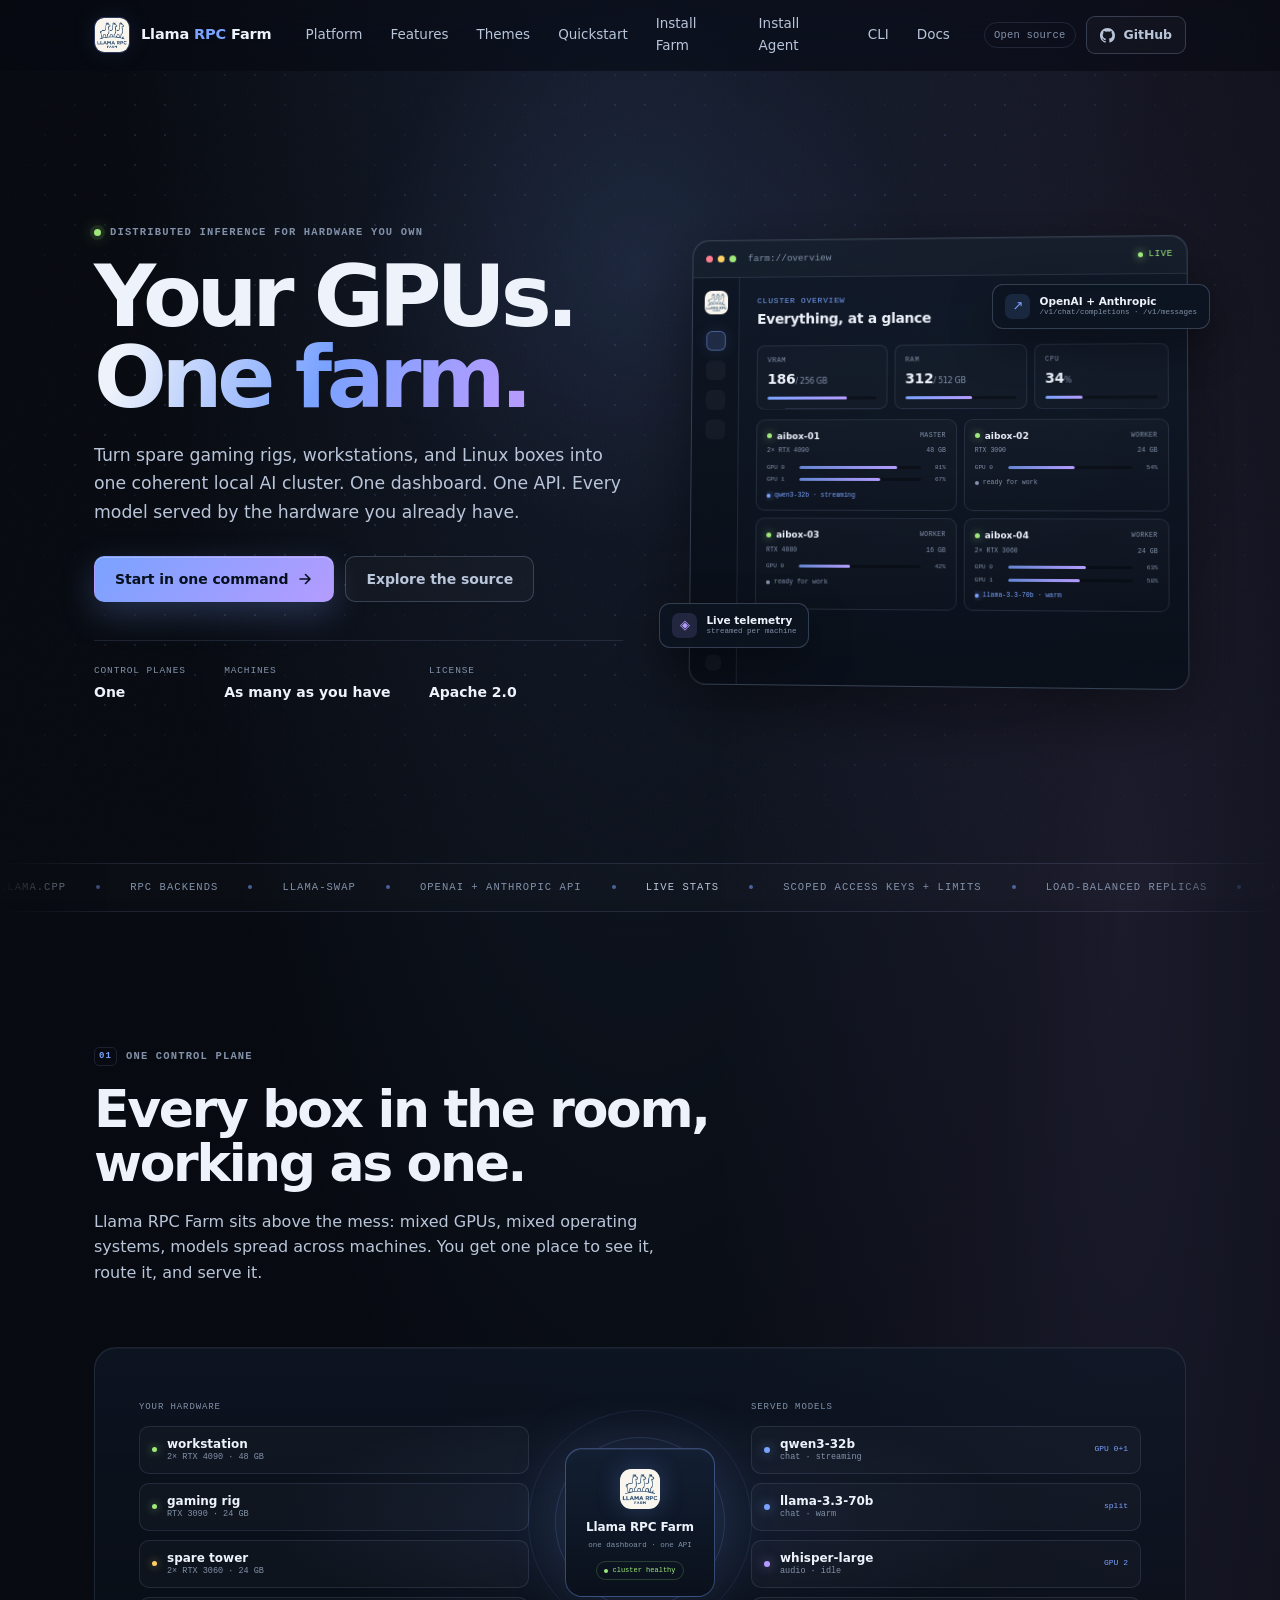
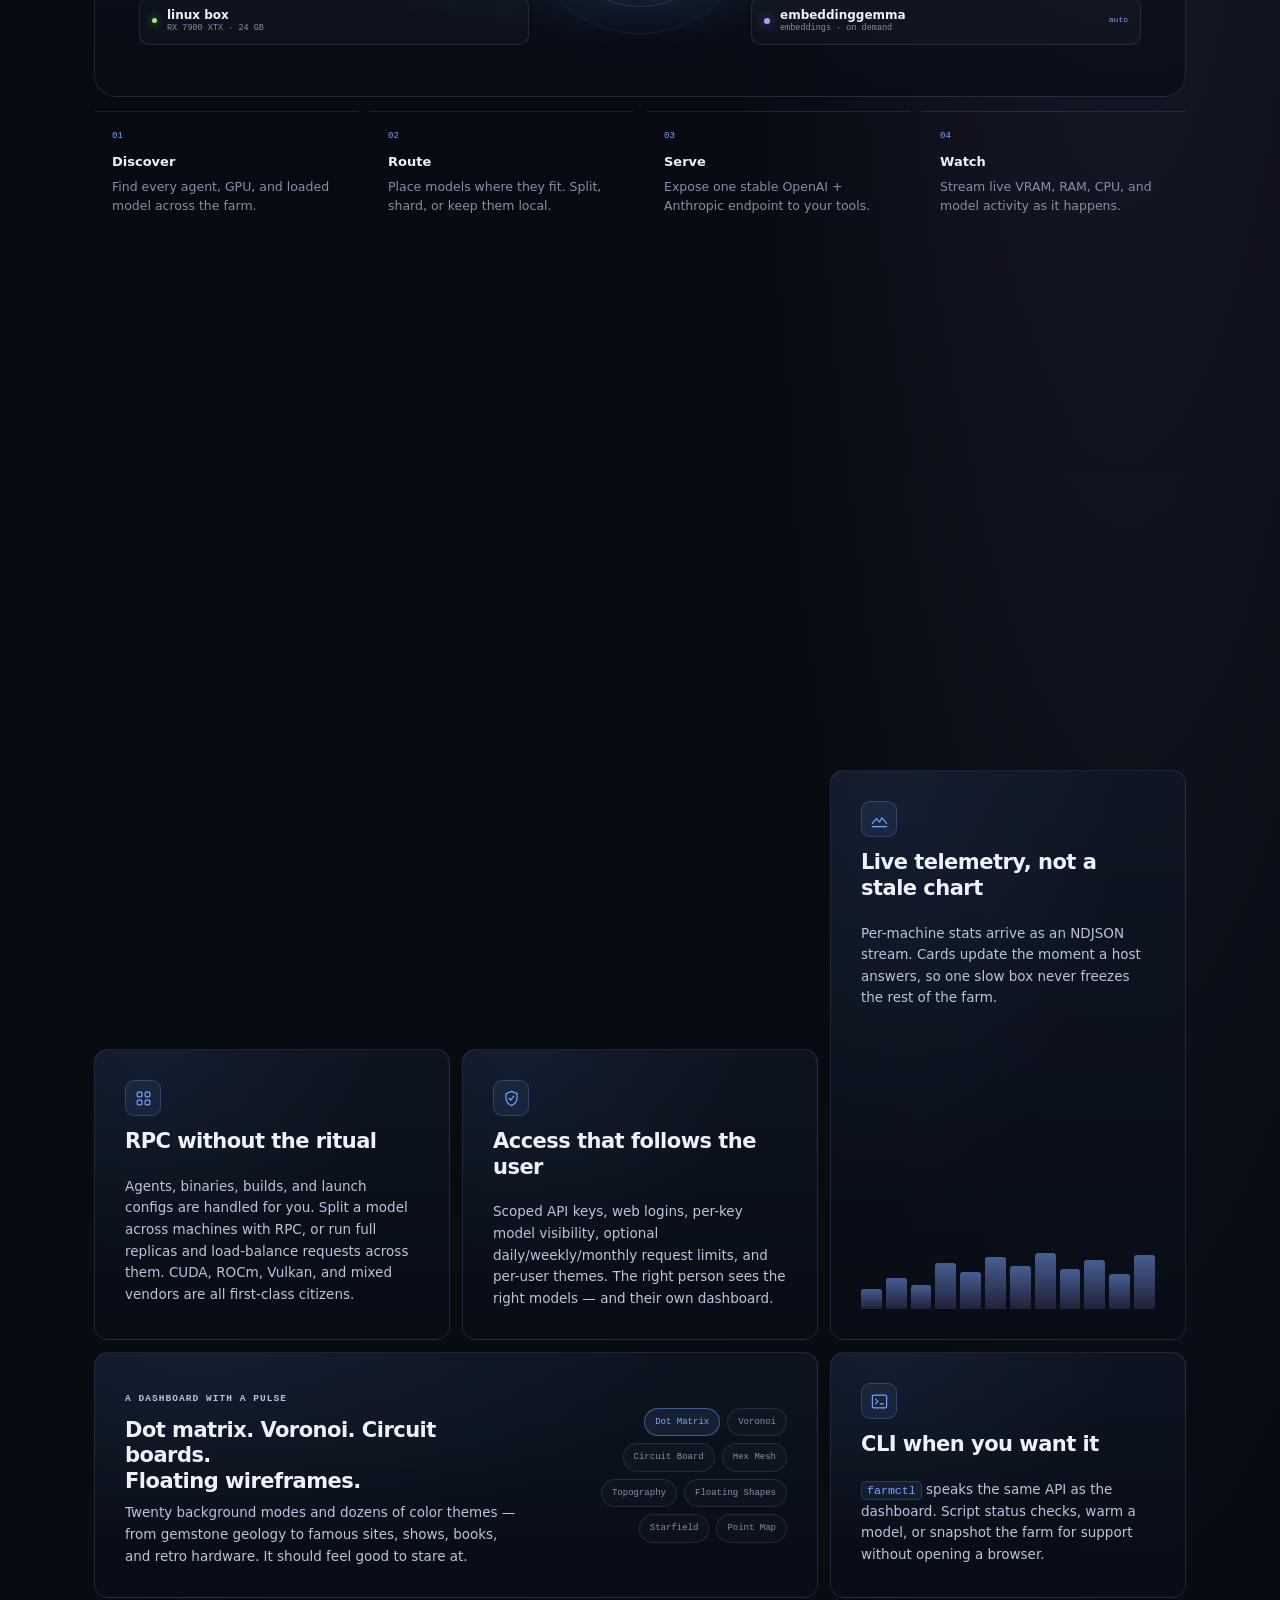
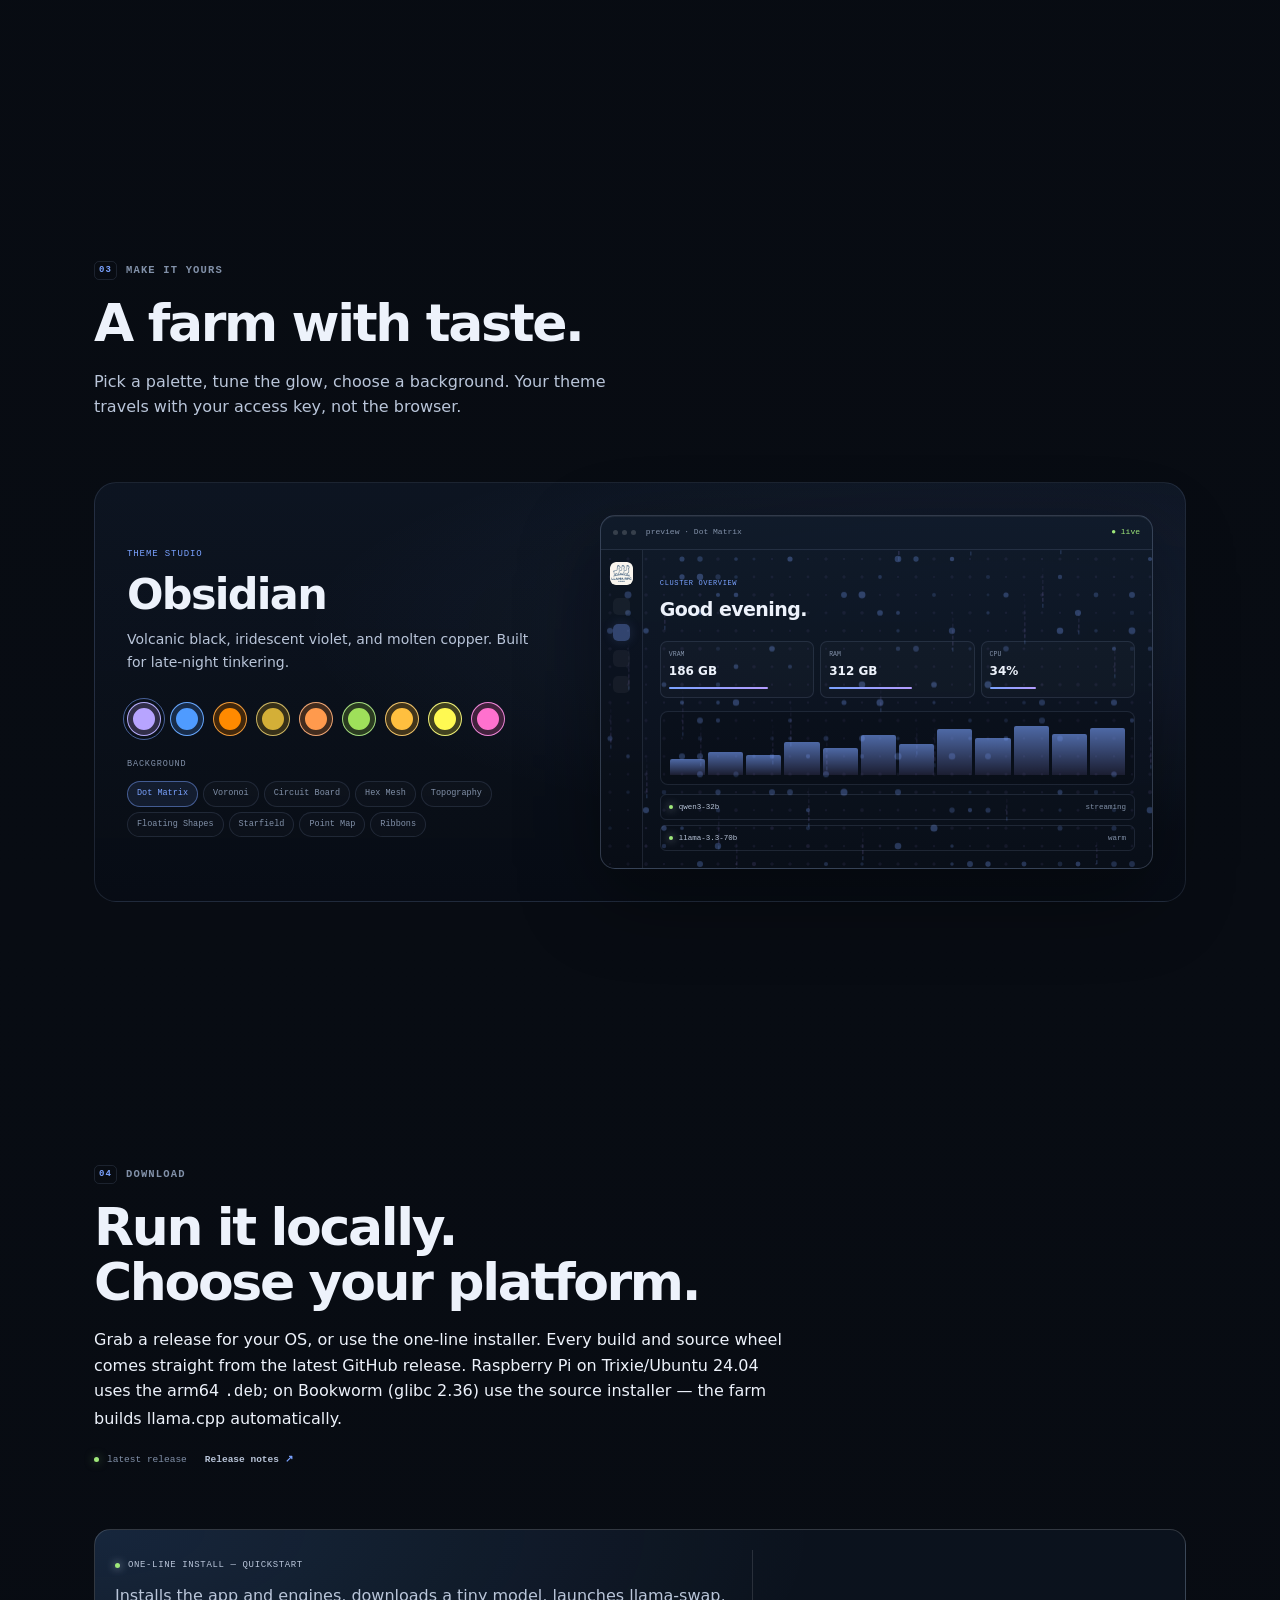
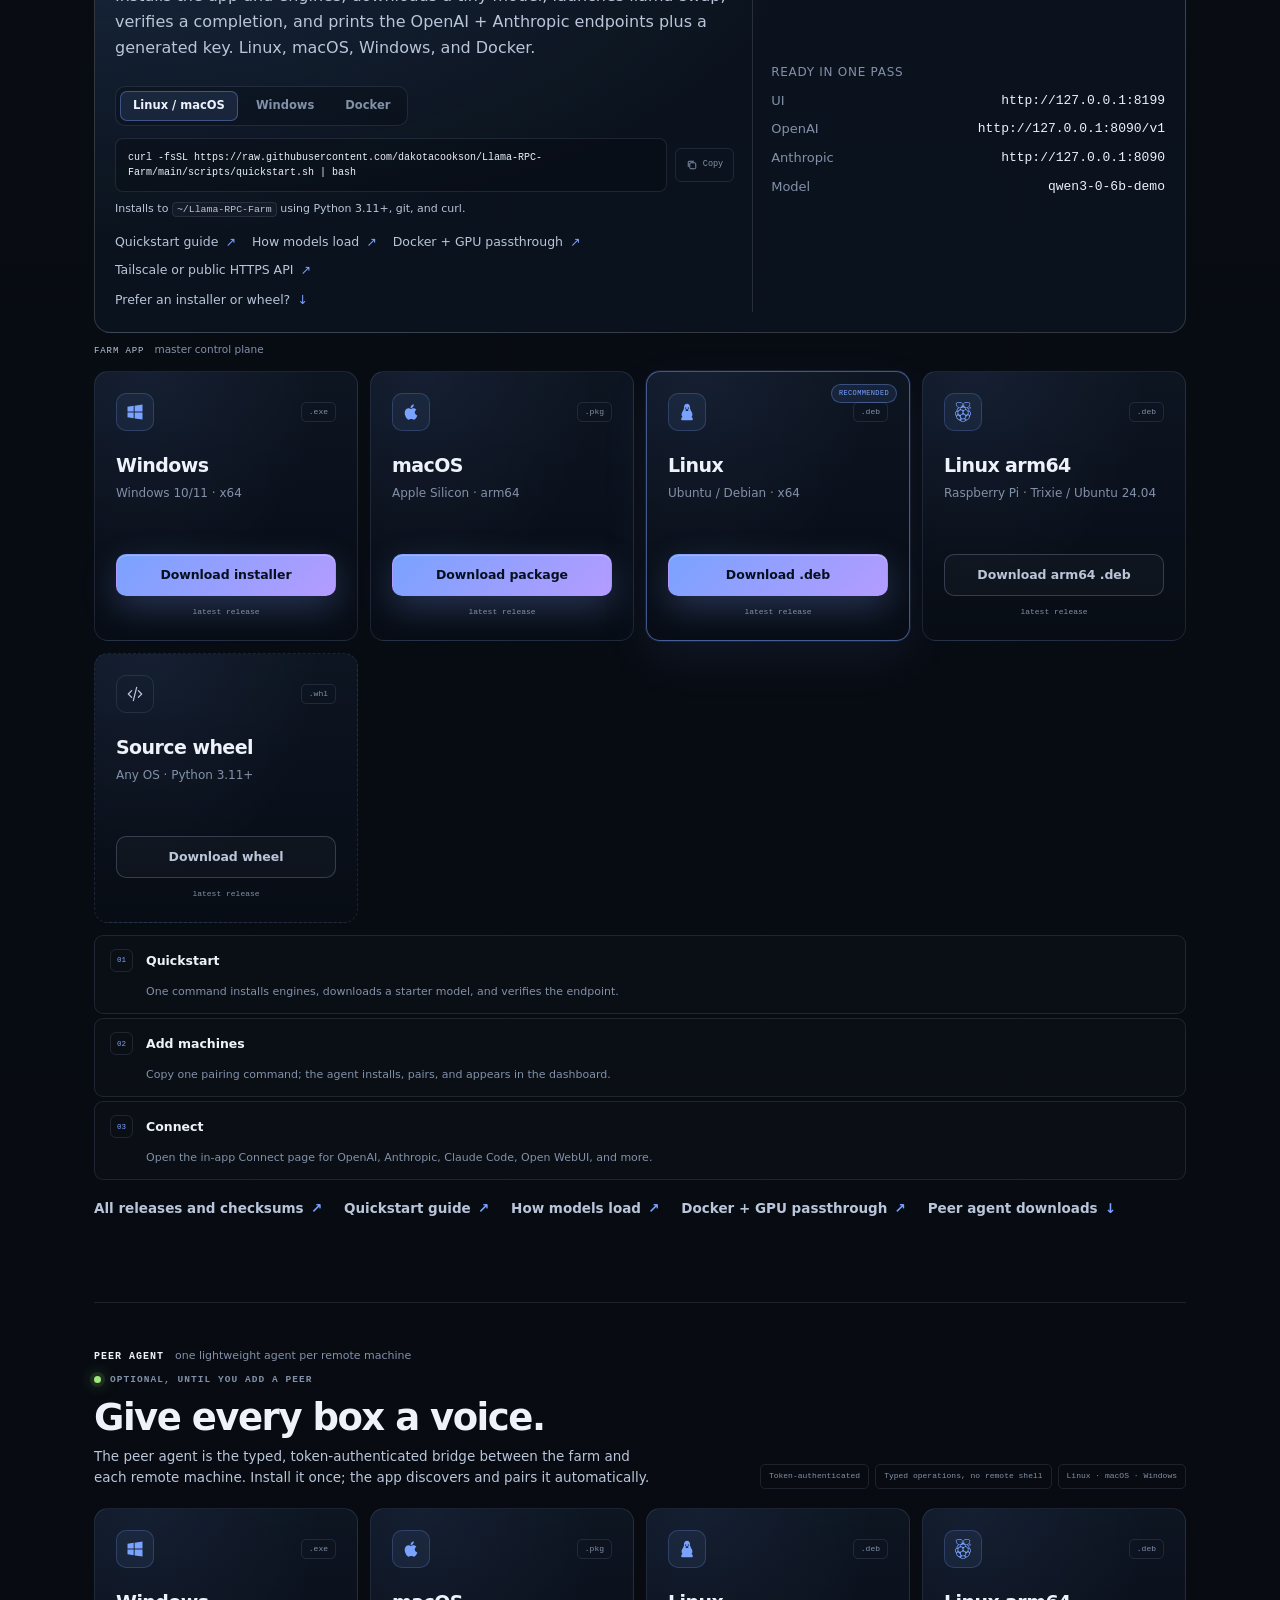
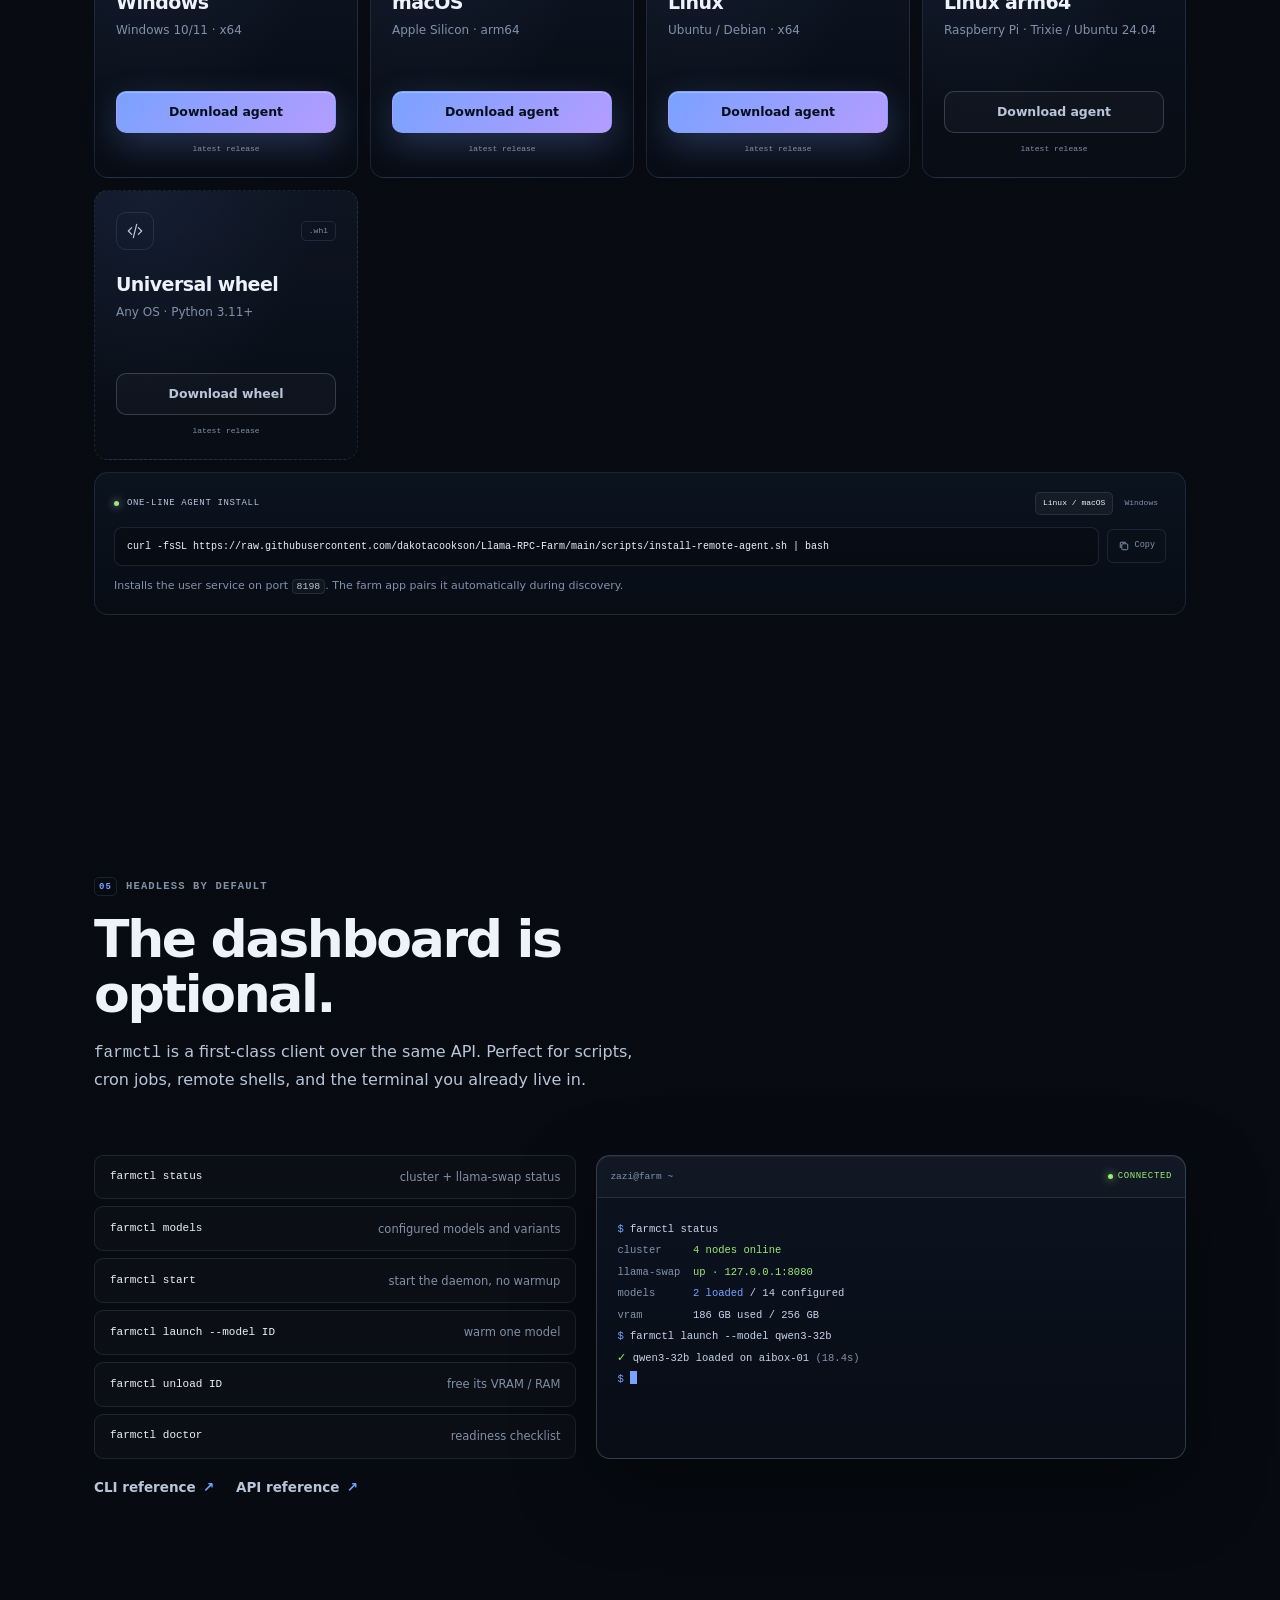
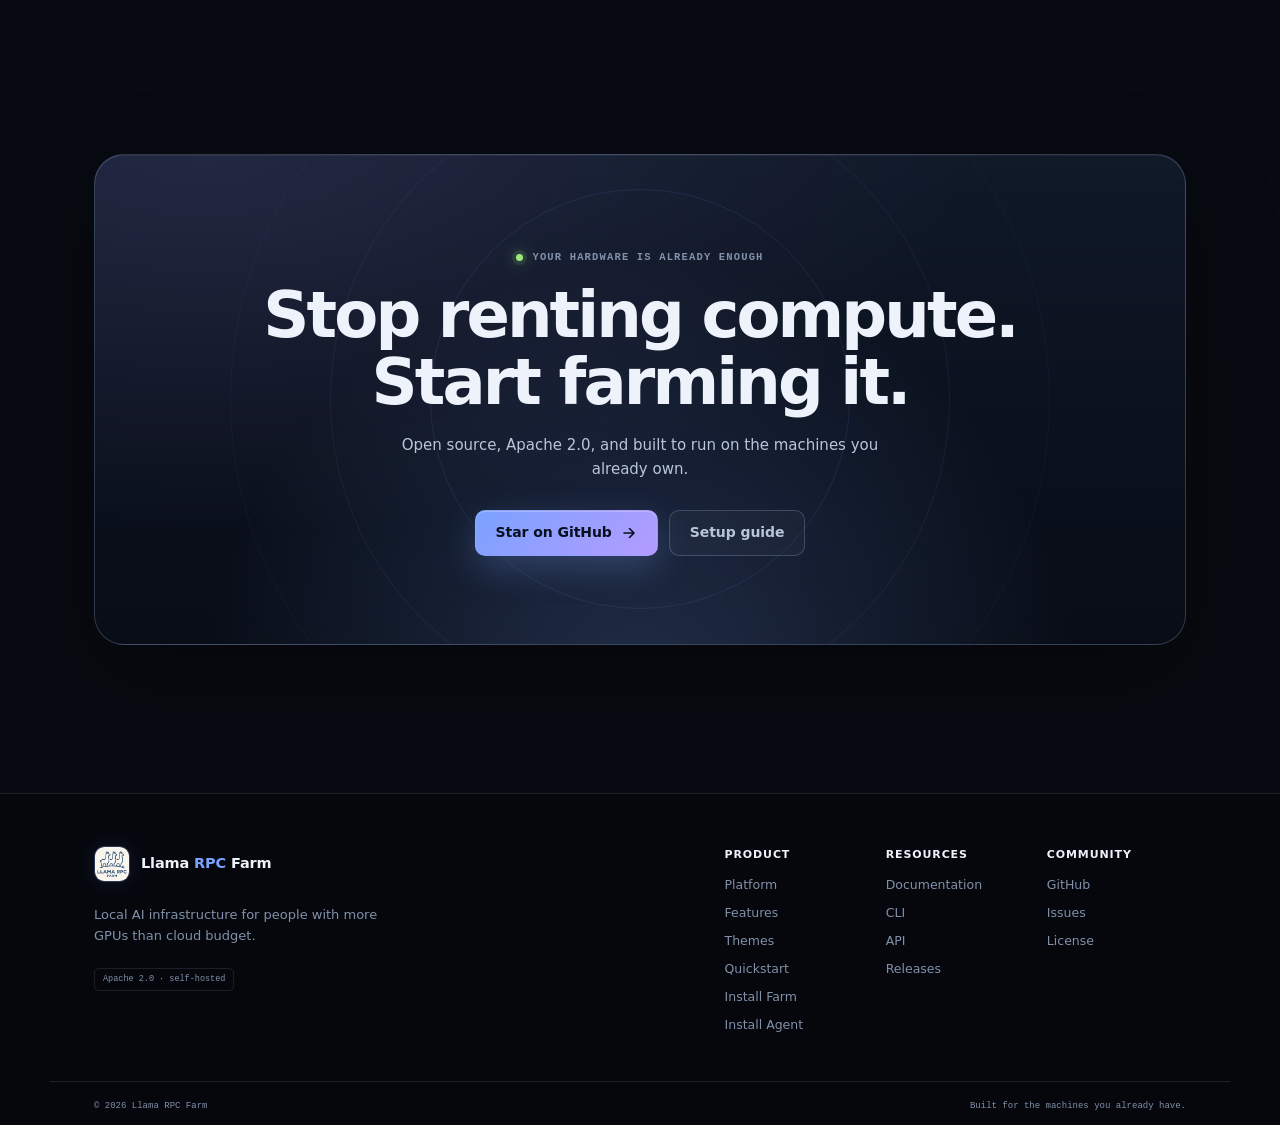
<file: index.html>
<!doctype html>
<html lang="en">
<head>
  <meta charset="utf-8">
  <meta name="viewport" content="width=device-width, initial-scale=1">
  <title>Llama RPC Farm — Your GPUs. One farm.</title>
  <meta name="description" content="Turn spare GPUs, workstations, and gaming rigs into one coherent local AI cluster. OpenAI + Anthropic compatible, open source, self-hosted, built for llama.cpp.">
  <meta name="theme-color" content="#070a10">
  <meta property="og:title" content="Llama RPC Farm — Your GPUs. One farm.">
  <meta property="og:description" content="A self-hosted control plane for distributed llama.cpp inference across every machine you own.">
  <meta property="og:type" content="website">
  <meta property="og:image" content="assets/logo.png">
  <link rel="icon" type="image/png" sizes="512x512" href="assets/logo.png">
  <link rel="shortcut icon" href="assets/logo.png">
  <link rel="apple-touch-icon" href="assets/logo.png">
  <link rel="stylesheet" href="styles.css">
</head>
<body>

  <svg width="0" height="0" style="position:absolute" aria-hidden="true" focusable="false">
    <symbol id="pi-icon" viewBox="0 0 24 24">
      <path fill="currentColor" d="m19.8955 10.8961-.1726-.3028c.0068-2.1746-1.0022-3.061-2.1788-3.7348.356-.0938.7237-.1711.8245-.6182.6118-.1566.7397-.4398.8011-.7398.16-.1066.6955-.4061.6394-.9211.2998-.2069.4669-.4725.3819-.8487.3222-.3515.407-.6419.2702-.9096.3868-.4805.2152-.7295.05-.9817.2897-.5254.0341-1.0887-.7758-.9944-.3221-.4733-1.0244-.3659-1.133-.3637-.1215-.1519-.2819-.2821-.7755-.219-.3197-.2851-.6771-.2364-1.0458-.0964-.4378-.3403-.7275-.0675-1.0584.0356-.53-.1706-.6513.0631-.9117.1583-.5781-.1203-.7538.1416-1.0309.4182l-.3224-.0063c-.8719.5061-1.305 1.5366-1.4585 2.0664-.1536-.5299-.5858-1.5604-1.4575-2.0664l-.3223.0063C9.942.5014 9.7663.2394 9.1883.3597 8.9279.2646 8.807.0309 8.2766.2015c-.2172-.0677-.417-.2084-.6522-.2012l.0004.0002C7.5017.0041 7.369.049 7.2185.166c-.3688-.1401-.7262-.1887-1.0459.0964-.4936-.0631-.654.0671-.7756.219C5.2887.4791 4.5862.3717 4.264.845c-.8096-.0943-1.0655.4691-.7756.9944-.1653.2521-.3366.5013.05.9819-.1367.2677-.0519.5581.2703.9096-.085.3763.0822.6418.3819.8487-.0561.515.4795.8144.6394.9211.0614.3001.1894.5832.8011.7398.1008.4472.4685.5244.8245.6183-1.1766.6737-2.1856 1.56-2.1788 3.7348l-.1724.3028c-1.3491.8082-2.5629 3.4056-.6648 5.5167.124.6609.3319 1.1355.5171 1.6609.2769 2.117 2.0841 3.1082 2.5608 3.2255.6984.524 1.4423 1.0212 2.449 1.3696.949.964 1.977 1.3314 3.0107 1.3308.0152 0 .0306.0002.0457 0 1.0337.0006 2.0618-.3668 3.0107-1.3308 1.0067-.3483 1.7506-.8456 2.4491-1.3696.4766-.1173 2.2838-1.1085 2.5607-3.2255.1851-.5253.3931-1 .517-1.6609 1.8981-2.1113.6843-4.7089-.6649-5.517zm-1.0386-.3715c-.0704.8759-4.6354-3.0504-3.8472-3.1808 2.1391-.3558 3.9191.896 3.8472 3.1808zm-2.0155 4.3649c-1.1481.7409-2.8025.2626-3.6953-1.0681-.8928-1.3306-.6858-3.0101.4623-3.7509 1.1481-.7409 2.8025-.2627 3.6953 1.068.8927 1.3307.6858 3.0101-.4623 3.751zM13.6591 1.3721c.0396.1967.0843.321.1354.3577.2537-.272.4611-.5506.7878-.8123.0011.1537-.0776.3205.1169.4425.1752-.2356.4119-.4459.7263-.6244-.1514.2611-.026.3404.0554.4486.24-.2059.4681-.4144.9109-.5759-.121.1474-.2902.2914-.1108.4607.2473-.1544.496-.3086 1.0833-.4183-.1323.1475-.4059.295-.2401.4426.3104-.1186.6539-.2047 1.034-.2546-.182.1496-.3337.2963-.1846.4122.3323-.1022.7899-.2398 1.2372-.1212l-.2832.2849c-.0314.0382.6623.0297 1.1202.0364-.167.2321-.3375.4562-.437.8548.0454.0459.2723.0204.4862 0-.2194.4618-.6004.5783-.6893.776.134.1015.32.075.5232.006-.158.3254-.4892.5484-.7509.8123.0662.047.1818.075.4555.0425-.2418.257-.5339.492-.8802.7032.0614.0708.2722.0681.4678.0727-.3136.3069-.7173.466-1.0955.6668.1885.1288.3234.0988.4678.097-.2676.2198-.7225.3342-1.1448.4668.0803.1249.1607.1589.3324.194-.447.2473-1.0873.1343-1.2679.2607.0435.1243.1665.2053.3139.2728-.7197.0418-2.6879-.0262-3.0652-1.5156.7367-.8094 2.0813-1.7593 4.394-2.934-1.7994.6022-3.4229 1.405-4.7817 2.5096-1.5978-.7436-.4965-2.6197.283-3.3645zm-1.6126 5.3718c1.1329-.0123 2.5356.8325 2.53 1.6286-.005.7027-.9851 1.2715-2.5213 1.2607-1.5043-.0177-2.5172-.7148-2.5137-1.3957.003-.5603 1.2282-1.5263 2.505-1.4936zm-5.7646-.6006c.1717-.0351.252-.0692.3323-.194-.4223-.1327-.8772-.247-1.1448-.4668.1444.0018.2792.0318.4678-.097-.3783-.2008-.782-.3599-1.0956-.6668.1955-.0048.4064-.002.4677-.0728-.3462-.2113-.6383-.4463-.8801-.7033.2738.0325.3893.0045.4555-.0425-.2617-.264-.593-.487-.7509-.8123.2032.069.3892.0954.5232-.006-.089-.1977-.47-.3142-.6894-.776.214.0204.4409.0459.4863 0-.0994-.3985-.2698-.6226-.4369-.8547.4579-.0067 1.1516.0018 1.1202-.0364l-.2831-.2849c.4472-.1186.9049.019 1.2371.1213.1492-.1159-.0026-.2626-.1847-.4123.3801.05.7236.1361 1.034.2547.1659-.1476-.1076-.2951-.24-.4426.5872.1097.8361.2639 1.0833.4183.1794-.1694.0103-.3133-.1108-.4607.4428.1615.6709.37.911.5759.0814-.1082.2068-.1875.0554-.4486.3143.1785.5511.3888.7263.6244.1945-.122.1159-.2888.1169-.4426.3267.2618.534.5404.7879.8124.0511-.0366.0959-.161.1354-.3577.7794.7448 1.8807 2.6208.2831 3.3646-1.3589-1.1039-2.9817-1.9064-4.78-2.5086 2.3115 1.174 3.6556 2.1239 4.392 2.9328-.3773 1.4895-2.3455 1.5575-3.0651 1.5157.1473-.0676.2703-.1485.3139-.2728-.1806-.1264-.8209-.0134-1.2679-.2607zm2.8175 1.1334c.7881.1304-3.7769 4.0567-3.8472 3.1809-.0719-2.2846 1.7079-3.5367 3.8472-3.1809zm-4.847 8.7567c-1.1094-.8789-1.4668-3.4529.5901-4.6097 1.2394-.3273.4184 5.051-.5901 4.6097zm4.2656 4.5989c-.6257.3719-2.1452.2187-3.2252-1.3095-.7283-1.2823-.6345-2.5872-.123-2.9705.7648-.4589 1.9464.1609 2.8559 1.2003.7923.9405 1.1536 2.5927.4923 3.0797zm-1.2415-5.6086c-1.1481-.7409-1.3551-2.4203-.4623-3.7511.8928-1.3307 2.5472-1.8089 3.6952-1.068 1.1481.7409 1.3551 2.4203.4623 3.7509-.8926 1.3308-2.5471 1.809-3.6952 1.0682zm4.7948 8.2279c-1.3763.0584-2.7258-1.1105-2.7081-1.5157-.0206-.594 1.6758-1.0578 2.782-1.0306 1.1131-.0479 2.6068.3531 2.6097.8851.0184.5166-1.3547 1.6838-2.6836 1.6612zm2.7584-5.8578c.0081 1.3899-1.226 2.5225-2.7562 2.5299-1.5302.0073-2.7773-1.1135-2.7854-2.5033v-.0265c-.008-1.3899 1.2259-2.5226 2.7562-2.5299 1.5302-.0073 2.7773 1.1134 2.7853 2.5033a.7794.7794 0 0 1 .0001.0265zm3.855 2.0029c-1.186 1.6208-2.7916 1.684-3.3896 1.2325-.6255-.5811-.148-2.3854.7094-3.3747v-.0003c.9812-1.0912 2.0302-1.8037 2.7609-1.2469.4919.4828.7805 2.3008-.0807 3.3894zm1.0724-3.4301c-1.0086.4413-1.8298-4.9372-.5901-4.61 2.0568 1.1569 1.6994 3.731.5901 4.61zm-.0256-8.3279h.2985v-.5304h.2986c.1502 0 .2053.0624.2262.2052.0152.1088.0113.2395.0477.3253h.2984c-.0533-.0763-.0515-.2358-.0571-.3213-.0097-.1373-.0513-.2796-.1977-.3176v-.0037c.1502-.061.2149-.1807.2149-.341 0-.2048-.1539-.3738-.3974-.3738h-.732v1.3573zm.2985-1.1255h.3269c.1333 0 .2054.0573.2054.188 0 .1369-.0721.1942-.2054.1942H20.03v-.3822zm-1.0337.4633c0 .7009.5682 1.2694 1.2695 1.2694s1.2695-.5684 1.2695-1.2694c0-.7013-.5683-1.2697-1.2695-1.2697-.7013 0-1.2695.5684-1.2695 1.2697zm2.3275 0c0 .5845-.4737 1.058-1.058 1.058s-1.058-.4735-1.058-1.058c0-.5849.4737-1.058 1.058-1.058s1.058.4731 1.058 1.058z"/>
    </symbol>
  </svg>
  <a class="skip-link" href="#main">Skip to content</a>
  <canvas id="dotfield" aria-hidden="true"></canvas>
  <div class="cursor-glow" aria-hidden="true"></div>

  <header class="site-header">
    <div class="shell header-inner">
      <a class="brand" href="#top" aria-label="Llama RPC Farm home">
        <span class="brand-mark"><img src="assets/logo.png" alt="" width="36" height="36"></span>
        <span class="brand-name">Llama <em>RPC</em> Farm</span>
      </a>

      <nav class="site-nav" id="site-nav" aria-label="Primary">
        <a href="#platform">Platform</a>
        <a href="#features">Features</a>
        <a href="#themes">Themes</a>
        <a href="#quickstart">Quickstart</a>
        <a href="#install">Install Farm</a>
        <a href="#agents">Install Agent</a>
        <a href="#cli">CLI</a>
        <a href="docs.html">Docs</a>
      </nav>

      <div class="header-actions">
        <span class="release-chip" id="release-chip">Open source</span>
        <a class="btn btn-ghost btn-sm" href="https://github.com/dakotacookson/Llama-RPC-Farm" target="_blank" rel="noreferrer">
          <svg viewBox="0 0 16 16" aria-hidden="true"><path fill="currentColor" d="M8 0C3.58 0 0 3.58 0 8c0 3.54 2.29 6.53 5.47 7.59.4.07.55-.17.55-.38 0-.19-.01-.82-.01-1.49-2.01.37-2.53-.49-2.69-.94-.09-.23-.48-.94-.82-1.13-.28-.15-.68-.52-.01-.53.63-.01 1.08.58 1.23.82.72 1.21 1.87.87 2.33.66.07-.52.28-.87.51-1.07-1.78-.2-3.64-.89-3.64-3.95 0-.87.31-1.59.82-2.15-.08-.2-.36-1.02.08-2.12 0 0 .67-.21 2.2.82A7.6 7.6 0 0 1 8 3.84c.68 0 1.36.09 2 .27 1.53-1.04 2.2-.82 2.2-.82.44 1.1.16 1.92.08 2.12.51.56.82 1.27.82 2.15 0 3.07-1.87 3.75-3.65 3.95.29.25.54.73.54 1.48 0 1.07-.01 1.93-.01 2.2 0 .21.15.46.55.38A8.01 8.01 0 0 0 16 8c0-4.42-3.58-8-8-8Z"/></svg>
          GitHub
        </a>
        <button class="nav-toggle" id="nav-toggle" type="button" aria-expanded="false" aria-controls="site-nav" aria-label="Open navigation">
          <span></span><span></span>
        </button>
      </div>
    </div>
  </header>

  <main id="main">
    <section class="hero shell" id="top">
      <div class="hero-copy">
        <p class="eyebrow reveal"><span class="live-dot"></span> Distributed inference for hardware you own</p>
        <h1 class="reveal">Your GPUs.<br><span class="gradient-text">One farm.</span></h1>
        <p class="lede reveal">Turn spare gaming rigs, workstations, and Linux boxes into one coherent local AI cluster. One dashboard. One API. Every model served by the hardware you already have.</p>
        <div class="hero-actions reveal">
          <a class="btn btn-primary" href="#quickstart">Start in one command
            <svg viewBox="0 0 16 16" aria-hidden="true"><path fill="none" stroke="currentColor" stroke-linecap="round" stroke-linejoin="round" stroke-width="1.6" d="M3 8h9M8.5 3.5 13 8l-4.5 4.5"/></svg>
          </a>
          <a class="btn btn-ghost" href="https://github.com/dakotacookson/Llama-RPC-Farm" target="_blank" rel="noreferrer">Explore the source</a>
        </div>
        <dl class="hero-proof reveal">
          <div><dt>Control planes</dt><dd>One</dd></div>
          <div><dt>Machines</dt><dd>As many as you have</dd></div>
          <div><dt>License</dt><dd>Apache 2.0</dd></div>
        </dl>
      </div>

      <div class="hero-visual reveal" aria-label="Preview of the Llama RPC Farm dashboard">
        <div class="window-glow"></div>
        <div class="app-window">
          <div class="window-bar">
            <span class="window-dots"><i></i><i></i><i></i></span>
            <span class="window-title">farm://overview</span>
            <span class="window-live"><i></i> live</span>
          </div>
          <div class="app-body">
            <aside class="app-rail" aria-hidden="true">
              <span class="rail-logo"><img src="assets/logo.png" alt=""></span>
              <span class="rail-item active"></span>
              <span class="rail-item"></span>
              <span class="rail-item"></span>
              <span class="rail-item"></span>
              <span class="rail-spacer"></span>
              <span class="rail-item small"></span>
            </aside>
            <div class="app-main">
              <div class="app-head">
                <div>
                  <span class="app-kicker">Cluster overview</span>
                  <strong>Everything, at a glance</strong>
                </div>
                <span class="status-pill"><i></i> 4 nodes online</span>
              </div>

              <div class="metric-row">
                <div class="metric-card">
                  <span class="metric-label">VRAM</span>
                  <strong>186<span>/ 256 GB</span></strong>
                  <div class="mini-bar"><i style="--w: 73%"></i></div>
                </div>
                <div class="metric-card">
                  <span class="metric-label">RAM</span>
                  <strong>312<span>/ 512 GB</span></strong>
                  <div class="mini-bar"><i style="--w: 61%"></i></div>
                </div>
                <div class="metric-card">
                  <span class="metric-label">CPU</span>
                  <strong>34<span>%</span></strong>
                  <div class="mini-bar"><i style="--w: 34%"></i></div>
                </div>
              </div>

              <div class="node-grid">
                <article class="node-card">
                  <div class="node-top"><span class="node-dot on"></span><strong>aibox-01</strong><span class="node-tag">master</span></div>
                  <div class="node-specs"><span>2× RTX 4090</span><span>48 GB</span></div>
                  <div class="gpu-list">
                    <div class="gpu-row"><span>GPU 0</span><div class="gpu-bar"><i style="--w: 81%"></i></div><em>81%</em></div>
                    <div class="gpu-row"><span>GPU 1</span><div class="gpu-bar"><i style="--w: 67%"></i></div><em>67%</em></div>
                  </div>
                  <div class="model-chip"><i></i> qwen3-32b · streaming</div>
                </article>
                <article class="node-card">
                  <div class="node-top"><span class="node-dot on"></span><strong>aibox-02</strong><span class="node-tag">worker</span></div>
                  <div class="node-specs"><span>RTX 3090</span><span>24 GB</span></div>
                  <div class="gpu-list">
                    <div class="gpu-row"><span>GPU 0</span><div class="gpu-bar"><i style="--w: 54%"></i></div><em>54%</em></div>
                  </div>
                  <div class="model-chip idle"><i></i> ready for work</div>
                </article>
                <article class="node-card">
                  <div class="node-top"><span class="node-dot on"></span><strong>aibox-03</strong><span class="node-tag">worker</span></div>
                  <div class="node-specs"><span>RTX 4080</span><span>16 GB</span></div>
                  <div class="gpu-list">
                    <div class="gpu-row"><span>GPU 0</span><div class="gpu-bar"><i style="--w: 42%"></i></div><em>42%</em></div>
                  </div>
                  <div class="model-chip idle"><i></i> ready for work</div>
                </article>
                <article class="node-card">
                  <div class="node-top"><span class="node-dot on"></span><strong>aibox-04</strong><span class="node-tag">worker</span></div>
                  <div class="node-specs"><span>2× RTX 3060</span><span>24 GB</span></div>
                  <div class="gpu-list">
                    <div class="gpu-row"><span>GPU 0</span><div class="gpu-bar"><i style="--w: 63%"></i></div><em>63%</em></div>
                    <div class="gpu-row"><span>GPU 1</span><div class="gpu-bar"><i style="--w: 58%"></i></div><em>58%</em></div>
                  </div>
                  <div class="model-chip"><i></i> llama-3.3-70b · warm</div>
                </article>
              </div>
            </div>
          </div>
        </div>
        <div class="float-note note-one"><span class="float-icon">↗</span><span><strong>OpenAI + Anthropic</strong><small>/v1/chat/completions · /v1/messages</small></span></div>
        <div class="float-note note-two"><span class="float-icon">◈</span><span><strong>Live telemetry</strong><small>streamed per machine</small></span></div>
      </div>
    </section>

    <div class="marquee" aria-hidden="true">
      <div class="marquee-track">
        <span>llama.cpp</span><i></i><span>RPC backends</span><i></i><span>llama-swap</span><i></i><span>OpenAI + Anthropic API</span><i></i>
        <span>Live stats</span><i></i><span>Scoped access keys + limits</span><i></i><span>Load-balanced replicas</span><i></i><span>Cross-platform</span><i></i><span>Dot matrix</span><i></i>
        <span>llama.cpp</span><i></i><span>RPC backends</span><i></i><span>llama-swap</span><i></i><span>OpenAI + Anthropic API</span><i></i>
        <span>Live stats</span><i></i><span>Scoped access keys + limits</span><i></i><span>Load-balanced replicas</span><i></i><span>Cross-platform</span><i></i><span>Dot matrix</span><i></i>
      </div>
    </div>

    <section class="section shell" id="platform">
      <div class="section-intro reveal">
        <p class="eyebrow"><span class="eyebrow-index">01</span> One control plane</p>
        <h2>Every box in the room,<br>working as one.</h2>
        <p>Llama RPC Farm sits above the mess: mixed GPUs, mixed operating systems, models spread across machines. You get one place to see it, route it, and serve it.</p>
      </div>

      <div class="architecture reveal">
        <div class="arch-column arch-machines">
          <span class="arch-label">Your hardware</span>
          <div class="arch-node"><span class="node-dot on"></span><span><strong>workstation</strong><small>2× RTX 4090 · 48 GB</small></span></div>
          <div class="arch-node"><span class="node-dot on"></span><span><strong>gaming rig</strong><small>RTX 3090 · 24 GB</small></span></div>
          <div class="arch-node"><span class="node-dot idle"></span><span><strong>spare tower</strong><small>2× RTX 3060 · 24 GB</small></span></div>
          <div class="arch-node"><span class="node-dot on"></span><span><strong>linux box</strong><small>RX 7900 XTX · 24 GB</small></span></div>
        </div>

        <div class="arch-core">
          <span class="arch-core-ring ring-one"></span>
          <span class="arch-core-ring ring-two"></span>
          <div class="arch-core-card">
            <span class="core-mark"><img src="assets/logo.png" alt=""></span>
            <strong>Llama RPC Farm</strong>
            <small>one dashboard · one API</small>
            <span class="core-status"><i></i> cluster healthy</span>
          </div>
          <span class="core-packet p1"></span>
          <span class="core-packet p2"></span>
          <span class="core-packet p3"></span>
        </div>

        <div class="arch-column arch-models">
          <span class="arch-label">Served models</span>
          <div class="arch-model"><span class="model-dot"></span><span><strong>qwen3-32b</strong><small>chat · streaming</small></span><em>GPU 0+1</em></div>
          <div class="arch-model"><span class="model-dot"></span><span><strong>llama-3.3-70b</strong><small>chat · warm</small></span><em>split</em></div>
          <div class="arch-model"><span class="model-dot alt"></span><span><strong>whisper-large</strong><small>audio · idle</small></span><em>GPU 2</em></div>
          <div class="arch-model"><span class="model-dot alt"></span><span><strong>embeddinggemma</strong><small>embeddings · on demand</small></span><em>auto</em></div>
        </div>
      </div>

      <div class="platform-points reveal">
        <div><span>01</span><strong>Discover</strong><p>Find every agent, GPU, and loaded model across the farm.</p></div>
        <div><span>02</span><strong>Route</strong><p>Place models where they fit. Split, shard, or keep them local.</p></div>
        <div><span>03</span><strong>Serve</strong><p>Expose one stable OpenAI + Anthropic endpoint to your tools.</p></div>
        <div><span>04</span><strong>Watch</strong><p>Stream live VRAM, RAM, CPU, and model activity as it happens.</p></div>
      </div>
    </section>

    <section class="section shell" id="features">
      <div class="section-intro reveal">
        <p class="eyebrow"><span class="eyebrow-index">02</span> Built for real rigs</p>
        <h2>Serious infrastructure.<br>Not a science project.</h2>
        <p>Every surface is designed to make a heterogeneous pile of hardware feel like one deliberate machine.</p>
      </div>

      <div class="bento">
        <article class="feature feature-wide reveal">
          <div class="feature-icon">
            <svg viewBox="0 0 24 24" aria-hidden="true"><path fill="none" stroke="currentColor" stroke-width="1.5" stroke-linecap="round" d="M4 7h16M4 12h10M4 17h7"/><circle cx="19" cy="12" r="2" fill="currentColor"/><circle cx="14" cy="17" r="2" fill="currentColor"/></svg>
          </div>
          <div>
            <h3>One API. Every machine.</h3>
            <p>Route chat, embeddings, and completions through one OpenAI + Anthropic surface. llama-swap decides which model wakes up and where it lives. The Connect tab generates configs for Claude Code, Open WebUI, Continue, and more.</p>
          </div>
          <div class="api-lines" aria-hidden="true">
            <span>POST /v1/chat/completions</span><span>POST /v1/messages</span><span>GET /v1/models</span>
          </div>
        </article>

        <article class="feature feature-tall reveal">
          <div class="feature-icon">
            <svg viewBox="0 0 24 24" aria-hidden="true"><path fill="none" stroke="currentColor" stroke-width="1.5" stroke-linecap="round" d="M3 17l5-6 4 4 3-5 6 7"/><path fill="none" stroke="currentColor" stroke-width="1.5" stroke-linecap="round" d="M3 21h18"/></svg>
          </div>
          <h3>Live telemetry, not a stale chart</h3>
          <p>Per-machine stats arrive as an NDJSON stream. Cards update the moment a host answers, so one slow box never freezes the rest of the farm.</p>
          <div class="spark-strip" aria-hidden="true">
            <i style="--h: 34%"></i><i style="--h: 52%"></i><i style="--h: 41%"></i><i style="--h: 78%"></i><i style="--h: 63%"></i><i style="--h: 88%"></i><i style="--h: 72%"></i><i style="--h: 94%"></i><i style="--h: 67%"></i><i style="--h: 82%"></i><i style="--h: 59%"></i><i style="--h: 91%"></i>
          </div>
        </article>

        <article class="feature reveal">
          <div class="feature-icon">
            <svg viewBox="0 0 24 24" aria-hidden="true"><rect x="4" y="4" width="6" height="6" rx="1.5" fill="none" stroke="currentColor" stroke-width="1.5"/><rect x="14" y="4" width="6" height="6" rx="1.5" fill="none" stroke="currentColor" stroke-width="1.5"/><rect x="4" y="14" width="6" height="6" rx="1.5" fill="none" stroke="currentColor" stroke-width="1.5"/><rect x="14" y="14" width="6" height="6" rx="1.5" fill="none" stroke="currentColor" stroke-width="1.5"/></svg>
          </div>
          <h3>RPC without the ritual</h3>
          <p>Agents, binaries, builds, and launch configs are handled for you. Split a model across machines with RPC, or run full replicas and load-balance requests across them. CUDA, ROCm, Vulkan, and mixed vendors are all first-class citizens.</p>
        </article>

        <article class="feature reveal">
          <div class="feature-icon">
            <svg viewBox="0 0 24 24" aria-hidden="true"><path fill="none" stroke="currentColor" stroke-width="1.5" stroke-linecap="round" d="M12 3l7 3v5c0 5-3 8-7 10-4-2-7-5-7-10V6l7-3Z"/><path fill="none" stroke="currentColor" stroke-width="1.5" stroke-linecap="round" d="m9 12 2 2 4-5"/></svg>
          </div>
          <h3>Access that follows the user</h3>
          <p>Scoped API keys, web logins, per-key model visibility, optional daily/weekly/monthly request limits, and per-user themes. The right person sees the right models — and their own dashboard.</p>
        </article>

        <article class="feature feature-wide feature-visual reveal">
          <div>
            <p class="eyebrow small">A dashboard with a pulse</p>
            <h3>Dot matrix. Voronoi. Circuit boards.<br>Floating wireframes.</h3>
            <p>Twenty background modes and dozens of color themes — from gemstone geology to famous sites, shows, books, and retro hardware. It should feel good to stare at.</p>
          </div>
          <div class="mode-cloud" aria-hidden="true">
            <span class="mode-chip active">Dot Matrix</span>
            <span class="mode-chip">Voronoi</span>
            <span class="mode-chip">Circuit Board</span>
            <span class="mode-chip">Hex Mesh</span>
            <span class="mode-chip">Topography</span>
            <span class="mode-chip">Floating Shapes</span>
            <span class="mode-chip">Starfield</span>
            <span class="mode-chip">Point Map</span>
          </div>
        </article>

        <article class="feature reveal">
          <div class="feature-icon">
            <svg viewBox="0 0 24 24" aria-hidden="true"><rect x="3" y="4" width="18" height="16" rx="2" fill="none" stroke="currentColor" stroke-width="1.5"/><path fill="none" stroke="currentColor" stroke-width="1.5" stroke-linecap="round" d="m7 9 3 3-3 3M13 15h4"/></svg>
          </div>
          <h3>CLI when you want it</h3>
          <p><code>farmctl</code> speaks the same API as the dashboard. Script status checks, warm a model, or snapshot the farm for support without opening a browser.</p>
        </article>
      </div>
    </section>

    <section class="section shell" id="themes">
      <div class="section-intro reveal">
        <p class="eyebrow"><span class="eyebrow-index">03</span> Make it yours</p>
        <h2>A farm with taste.</h2>
        <p>Pick a palette, tune the glow, choose a background. Your theme travels with your access key, not the browser.</p>
      </div>

      <div class="theme-lab reveal">
        <div class="theme-controls">
          <div class="theme-copy">
            <span class="theme-kicker">Theme studio</span>
            <h3 id="theme-name">Obsidian</h3>
            <p id="theme-desc">Volcanic black, iridescent violet, and molten copper. Built for late-night tinkering.</p>
            <div class="theme-palette" id="theme-palette" aria-label="Theme palettes">
              <button type="button" class="palette active" data-theme="obsidian" data-name="Obsidian" data-desc="Volcanic black, iridescent violet, and molten copper. Built for late-night tinkering." data-accent="#b7a4ff" data-accent2="#a855f7" aria-label="Obsidian theme" style="--swatch: #b7a4ff"></button>
              <button type="button" class="palette" data-theme="sapphire" data-name="Sapphire" data-desc="Royal blue, sapphire light, and a thin gold ribbon. Deep, calm, and precise." data-accent="#4f9bff" data-accent2="#f5c76a" aria-label="Sapphire theme" style="--swatch: #4f9bff"></button>
              <button type="button" class="palette" data-theme="dbz" data-name="Dragon Ball Z" data-desc="Spice-orange energy over deep blue. Maximum power, minimum subtlety." data-accent="#ff8a00" data-accent2="#3b82f6" aria-label="Dragon Ball Z theme" style="--swatch: #ff8a00"></button>
              <button type="button" class="palette" data-theme="warhammer40k" data-name="Warhammer 40,000" data-desc="Brass, blood, and blackened steel. Grimdark by default." data-accent="#d4af37" data-accent2="#b22222" aria-label="Warhammer 40,000 theme" style="--swatch: #d4af37"></button>
              <button type="button" class="palette" data-theme="dune" data-name="Dune" data-desc="Spice orange over deep desert navy. A little sci-fi, a little sandstorm." data-accent="#ff9a4d" data-accent2="#6aa9ff" aria-label="Dune theme" style="--swatch: #ff9a4d"></button>
              <button type="button" class="palette" data-theme="gameboy" data-name="Game Boy" data-desc="Four shades of green and a lifetime of nostalgia. Pixel-perfect and easy on the eyes." data-accent="#9fe05a" data-accent2="#6fcf3f" aria-label="Game Boy theme" style="--swatch: #9fe05a"></button>
              <button type="button" class="palette" data-theme="topaz" data-name="Topaz" data-desc="Luminous amber and topaz with a cool teal edge. Golden hour for your GPU farm." data-accent="#ffbf3f" data-accent2="#4fd8c8" aria-label="Topaz theme" style="--swatch: #ffbf3f"></button>
              <button type="button" class="palette" data-theme="fluorite" data-name="Fluorite" data-desc="Hazard yellow and electric cyan. Loud, fast, and impossible to ignore." data-accent="#fff952" data-accent2="#3df3ff" aria-label="Fluorite theme" style="--swatch: #fff952"></button>
              <button type="button" class="palette" data-theme="vaporwave" data-name="Vaporwave" data-desc="Hot pink and mall-cyan. A sunset that never quite loads." data-accent="#ff71ce" data-accent2="#01cdfe" aria-label="Vaporwave theme" style="--swatch: #ff71ce"></button>
            </div>

            <div class="theme-bg-picker">
              <span class="theme-bg-label">Background</span>
              <div class="theme-bg-modes" role="group" aria-label="Background mode">
                <button type="button" class="theme-bg-btn active" data-bg="dotmatrix" data-label="Dot Matrix">Dot Matrix</button>
                <button type="button" class="theme-bg-btn" data-bg="voronoi" data-label="Voronoi">Voronoi</button>
                <button type="button" class="theme-bg-btn" data-bg="circuit" data-label="Circuit Board">Circuit Board</button>
                <button type="button" class="theme-bg-btn" data-bg="hexmesh" data-label="Hex Mesh">Hex Mesh</button>
                <button type="button" class="theme-bg-btn" data-bg="topography" data-label="Topography">Topography</button>
                <button type="button" class="theme-bg-btn" data-bg="shapes" data-label="Floating Shapes">Floating Shapes</button>
                <button type="button" class="theme-bg-btn" data-bg="starfield" data-label="Starfield">Starfield</button>
                <button type="button" class="theme-bg-btn" data-bg="pointmap" data-label="Point Map">Point Map</button>
                <button type="button" class="theme-bg-btn" data-bg="ribbons" data-label="Ribbons">Ribbons</button>
              </div>
            </div>
          </div>

          <div class="theme-preview" id="theme-preview">
            <div class="preview-top">
              <span><i></i><i></i><i></i></span>
              <em>preview · <span id="preview-bg-name">Dot Matrix</span></em>
              <span class="preview-live">● live</span>
            </div>
            <div class="preview-body">
              <canvas id="theme-bg" aria-hidden="true"></canvas>
              <div class="preview-side">
                <span class="preview-logo"><img src="assets/logo.png" alt=""></span>
                <span></span><span></span><span></span><span></span>
              </div>
              <div class="preview-main">
                <span class="preview-kicker">Cluster overview</span>
                <strong>Good evening.</strong>
                <div class="preview-metrics">
                  <div><small>VRAM</small><b>186 GB</b><i style="--w: 73%"></i></div>
                  <div><small>RAM</small><b>312 GB</b><i style="--w: 61%"></i></div>
                  <div><small>CPU</small><b>34%</b><i style="--w: 34%"></i></div>
                </div>
                <div class="preview-chart"><i style="--h: 30%"></i><i style="--h: 44%"></i><i style="--h: 38%"></i><i style="--h: 62%"></i><i style="--h: 51%"></i><i style="--h: 74%"></i><i style="--h: 58%"></i><i style="--h: 85%"></i><i style="--h: 69%"></i><i style="--h: 92%"></i><i style="--h: 76%"></i><i style="--h: 88%"></i></div>
                <div class="preview-models">
                  <span><i></i> qwen3-32b <em>streaming</em></span>
                  <span><i></i> llama-3.3-70b <em>warm</em></span>
                </div>
              </div>
            </div>
          </div>
        </div>
      </div>
    </section>

    <section class="section shell" id="install">
      <div class="section-intro install-intro reveal">
        <p class="eyebrow"><span class="eyebrow-index">04</span> Download</p>
        <h2>Run it locally.<br>Choose your platform.</h2>
        <p>Grab a release for your OS, or use the one-line installer. Every build and source wheel comes straight from the latest GitHub release. Raspberry Pi on Trixie/Ubuntu 24.04 uses the arm64 <code>.deb</code>; on Bookworm (glibc 2.36) use the source installer — the farm builds llama.cpp automatically.</p>
        <div class="install-version">
          <span><i class="live-dot"></i> <span id="release-version">latest release</span></span>
          <a href="https://github.com/dakotacookson/Llama-RPC-Farm/releases" target="_blank" rel="noreferrer">Release notes <span>↗</span></a>
        </div>
      </div>

      <div class="quickstart-card reveal" id="quickstart">
        <div class="quickstart-copy">
          <span class="oneline-title"><i></i> One-line install — quickstart</span>
          <p>Installs the app and engines, downloads a tiny model, launches llama-swap, verifies a completion, and prints the OpenAI + Anthropic endpoints plus a generated key. Linux, macOS, Windows, and Docker.</p>
          <div class="quickstart-tabs" role="tablist" aria-label="Quickstart platform">
            <button type="button" class="quickstart-tab active" data-quickstart="unix" role="tab" aria-selected="true">Linux / macOS</button>
            <button type="button" class="quickstart-tab" data-quickstart="windows" role="tab" aria-selected="false">Windows</button>
            <button type="button" class="quickstart-tab" data-quickstart="docker" role="tab" aria-selected="false">Docker</button>
          </div>
          <div class="oneline-row">
            <code id="quickstart-install-code" data-unix="curl -fsSL https://raw.githubusercontent.com/dakotacookson/Llama-RPC-Farm/main/scripts/quickstart.sh | bash" data-windows="irm https://raw.githubusercontent.com/dakotacookson/Llama-RPC-Farm/main/scripts/quickstart.ps1 | iex" data-docker="git clone --depth 1 https://github.com/dakotacookson/Llama-RPC-Farm.git; cd Llama-RPC-Farm; docker compose --profile demo up --build">curl -fsSL https://raw.githubusercontent.com/dakotacookson/Llama-RPC-Farm/main/scripts/quickstart.sh | bash</code>
            <button type="button" class="copy-btn" data-copy-target="quickstart-install-code">
              <svg viewBox="0 0 16 16" aria-hidden="true"><rect x="5" y="5" width="8" height="8" rx="1.5" fill="none" stroke="currentColor" stroke-width="1.3"/><path fill="none" stroke="currentColor" stroke-width="1.3" d="M3 10.5V4a1 1 0 0 1 1-1h6.5"/></svg>
              <span>Copy</span>
            </button>
          </div>
          <p class="oneline-note" id="quickstart-install-note">Installs to <code>~/Llama-RPC-Farm</code> using Python 3.11+, git, and curl.</p>
          <div class="quickstart-links">
            <a class="text-link" href="docs.html#quickstart">Quickstart guide <span>↗</span></a>
            <a class="text-link" href="docs.html#model-loading">How models load <span>↗</span></a>
            <a class="text-link" href="docs.html#distribution">Docker + GPU passthrough <span>↗</span></a>
            <a class="text-link" href="docs.html#public-api">Tailscale or public HTTPS API <span>↗</span></a>
          </div>
          <a class="text-link" href="#install-downloads">Prefer an installer or wheel? <span>↓</span></a>
        </div>
        <div class="quickstart-result">
          <span class="quickstart-result-title">Ready in one pass</span>
          <div><span>UI</span><code>http://127.0.0.1:8199</code></div>
          <div><span>OpenAI</span><code>http://127.0.0.1:8090/v1</code></div>
          <div><span>Anthropic</span><code>http://127.0.0.1:8090</code></div>
          <div><span>Model</span><code>qwen3-0-6b-demo</code></div>
        </div>
      </div>

      <div class="track-label reveal"><span>Farm app</span><small>master control plane</small></div>

      <div class="download-grid reveal" id="install-downloads">
        <article class="download-card" data-os="windows">
          <span class="download-recommend">Recommended</span>
          <div class="download-head">
            <span class="os-icon">
              <svg viewBox="0 0 24 24" aria-hidden="true"><path fill="currentColor" d="M3 5.7 10.4 4.6v6.9H3V5.7Zm8.6-1.3L21 3v8.5h-9.4V4.4ZM3 12.5h7.4v6.9L3 18.3v-5.8Zm8.6 0H21V21l-9.4-1.3v-7.2Z"/></svg>
            </span>
            <span class="download-tag">.exe</span>
          </div>
          <h3>Windows</h3>
          <p>Windows 10/11 · x64</p>
          <a class="btn btn-primary download-btn" data-download="windows" href="https://github.com/dakotacookson/Llama-RPC-Farm/releases" target="_blank" rel="noreferrer">Download installer</a>
          <span class="download-meta" data-size="windows">latest release</span>
        </article>

        <article class="download-card" data-os="macos">
          <span class="download-recommend">Recommended</span>
          <div class="download-head">
            <span class="os-icon">
              <svg viewBox="0 0 24 24" aria-hidden="true"><path fill="currentColor" d="M16.5 12.7c0-2.2 1.8-3.3 1.9-3.4-1-1.5-2.6-1.7-3.2-1.7-1.4-.1-2.7.8-3.4.8-.7 0-1.8-.8-2.9-.8-1.5 0-2.9.9-3.7 2.3-1.6 2.7-.4 6.8 1.1 9 .8 1.1 1.7 2.3 2.9 2.3 1.2 0 1.6-.8 3.1-.8 1.5 0 1.9.8 3.1.8 1.3 0 2.1-1.1 2.9-2.2.9-1.3 1.3-2.6 1.3-2.7-.1 0-3.1-1.2-3.1-3.6ZM14.3 5.9c.7-.9 1.2-2.1 1.1-3.3-1 .1-2.2.7-2.9 1.5-.6.7-1.2 2-1.1 3.1 1.1.1 2.2-.5 2.9-1.3Z"/></svg>
            </span>
            <span class="download-tag">.pkg</span>
          </div>
          <h3>macOS</h3>
          <p>Apple Silicon · arm64</p>
          <a class="btn btn-primary download-btn" data-download="macos" href="https://github.com/dakotacookson/Llama-RPC-Farm/releases" target="_blank" rel="noreferrer">Download package</a>
          <span class="download-meta" data-size="macos">latest release</span>
        </article>

        <article class="download-card" data-os="linux">
          <span class="download-recommend">Recommended</span>
          <div class="download-head">
            <span class="os-icon">
              <svg viewBox="0 0 24 24" aria-hidden="true"><path fill="currentColor" d="M12 2c-2.2 0-3.7 1.8-3.6 4.3.1 1.5-.3 2.5-1.2 4.1-.8 1.4-1.7 2.8-1.7 4.8 0 1.1.4 2 1.2 2.7-1 .5-1.7 1.4-1.7 2.5 0 .9.7 1.6 1.7 1.6h10.6c1 0 1.7-.7 1.7-1.6 0-1.1-.7-2-1.7-2.5.8-.7 1.2-1.6 1.2-2.7 0-2-.9-3.4-1.7-4.8-.9-1.6-1.3-2.6-1.2-4.1C15.7 3.8 14.2 2 12 2Zm-1.6 4.2c.4 0 .7.5.7 1.1s-.3 1.1-.7 1.1-.7-.5-.7-1.1.3-1.1.7-1.1Zm3.2 0c.4 0 .7.5.7 1.1s-.3 1.1-.7 1.1-.7-.5-.7-1.1.3-1.1.7-1.1Zm-1.6 2.1c.6 0 1.8.9 1.8 1.5 0 .4-.8.9-1.8.9s-1.8-.5-1.8-.9c0-.6 1.2-1.5 1.8-1.5Z"/></svg>
            </span>
            <span class="download-tag">.deb</span>
          </div>
          <h3>Linux</h3>
          <p>Ubuntu / Debian · x64</p>
          <a class="btn btn-primary download-btn" data-download="linux" href="https://github.com/dakotacookson/Llama-RPC-Farm/releases" target="_blank" rel="noreferrer">Download .deb</a>
          <span class="download-meta" data-size="linux">latest release</span>
        </article>

        <article class="download-card" data-os="linux-arm64">
          <div class="download-head">
            <span class="os-icon">
              <svg viewBox="0 0 24 24" aria-hidden="true"><use href="#pi-icon"/></svg>
            </span>
            <span class="download-tag">.deb</span>
          </div>
          <h3>Linux arm64</h3>
          <p>Raspberry Pi · Trixie / Ubuntu 24.04</p>
          <a class="btn btn-ghost download-btn" data-download="linux-arm64" href="https://github.com/dakotacookson/Llama-RPC-Farm/releases" target="_blank" rel="noreferrer">Download arm64 .deb</a>
          <span class="download-meta" data-size="linux-arm64">latest release</span>
        </article>

        <article class="download-card download-card-source" data-os="source">
          <div class="download-head">
            <span class="os-icon">
              <svg viewBox="0 0 24 24" aria-hidden="true"><path fill="none" stroke="currentColor" stroke-width="1.5" stroke-linecap="round" stroke-linejoin="round" d="m8 8-4 4 4 4M16 8l4 4-4 4M14 4l-4 16"/></svg>
            </span>
            <span class="download-tag">.whl</span>
          </div>
          <h3>Source wheel</h3>
          <p>Any OS · Python 3.11+</p>
          <a class="btn btn-ghost download-btn" data-download="source" href="https://github.com/dakotacookson/Llama-RPC-Farm/releases" target="_blank" rel="noreferrer">Download wheel</a>
          <span class="download-meta" data-size="source">latest release</span>
        </article>
      </div>

      <div class="install-lower reveal">
        <div class="install-after">
          <div><span>01</span><strong>Quickstart</strong><p>One command installs engines, downloads a starter model, and verifies the endpoint.</p></div>
          <div><span>02</span><strong>Add machines</strong><p>Copy one pairing command; the agent installs, pairs, and appears in the dashboard.</p></div>
          <div><span>03</span><strong>Connect</strong><p>Open the in-app Connect page for OpenAI, Anthropic, Claude Code, Open WebUI, and more.</p></div>
        </div>
      </div>

      <div class="install-foot reveal">
        <a class="text-link" href="https://github.com/dakotacookson/Llama-RPC-Farm/releases" target="_blank" rel="noreferrer">All releases and checksums <span>↗</span></a>
        <a class="text-link" href="docs.html#quickstart">Quickstart guide <span>↗</span></a>
        <a class="text-link" href="docs.html#model-loading">How models load <span>↗</span></a>
        <a class="text-link" href="docs.html#distribution">Docker + GPU passthrough <span>↗</span></a>
        <a class="text-link" href="#agents">Peer agent downloads <span>↓</span></a>
      </div>

      <div class="track-divider" id="agents">
        <span>Peer agent</span>
        <small>one lightweight agent per remote machine</small>
      </div>

      <div class="agent-intro reveal">
        <div>
          <p class="eyebrow small"><i class="live-dot"></i> Optional, until you add a peer</p>
          <h3>Give every box a voice.</h3>
          <p>The peer agent is the typed, token-authenticated bridge between the farm and each remote machine. Install it once; the app discovers and pairs it automatically.</p>
        </div>
        <div class="agent-points">
          <span>Token-authenticated</span>
          <span>Typed operations, no remote shell</span>
          <span>Linux · macOS · Windows</span>
        </div>
      </div>

      <div class="download-grid agent-downloads reveal">
        <article class="download-card" data-os="agent-windows">
          <div class="download-head">
            <span class="os-icon">
              <svg viewBox="0 0 24 24" aria-hidden="true"><path fill="currentColor" d="M3 5.7 10.4 4.6v6.9H3V5.7Zm8.6-1.3L21 3v8.5h-9.4V4.4ZM3 12.5h7.4v6.9L3 18.3v-5.8Zm8.6 0H21V21l-9.4-1.3v-7.2Z"/></svg>
            </span>
            <span class="download-tag">.exe</span>
          </div>
          <h3>Windows</h3>
          <p>Windows 10/11 · x64</p>
          <a class="btn btn-primary download-btn" data-download="agent-windows" href="https://github.com/dakotacookson/Llama-RPC-Farm/releases" target="_blank" rel="noreferrer">Download agent</a>
          <span class="download-meta" data-size="agent-windows">latest release</span>
        </article>

        <article class="download-card" data-os="agent-macos">
          <div class="download-head">
            <span class="os-icon">
              <svg viewBox="0 0 24 24" aria-hidden="true"><path fill="currentColor" d="M16.5 12.7c0-2.2 1.8-3.3 1.9-3.4-1-1.5-2.6-1.7-3.2-1.7-1.4-.1-2.7.8-3.4.8-.7 0-1.8-.8-2.9-.8-1.5 0-2.9.9-3.7 2.3-1.6 2.7-.4 6.8 1.1 9 .8 1.1 1.7 2.3 2.9 2.3 1.2 0 1.6-.8 3.1-.8 1.5 0 1.9.8 3.1.8 1.3 0 2.1-1.1 2.9-2.2.9-1.3 1.3-2.6 1.3-2.7-.1 0-3.1-1.2-3.1-3.6ZM14.3 5.9c.7-.9 1.2-2.1 1.1-3.3-1 .1-2.2.7-2.9 1.5-.6.7-1.2 2-1.1 3.1 1.1.1 2.2-.5 2.9-1.3Z"/></svg>
            </span>
            <span class="download-tag">.pkg</span>
          </div>
          <h3>macOS</h3>
          <p>Apple Silicon · arm64</p>
          <a class="btn btn-primary download-btn" data-download="agent-macos" href="https://github.com/dakotacookson/Llama-RPC-Farm/releases" target="_blank" rel="noreferrer">Download agent</a>
          <span class="download-meta" data-size="agent-macos">latest release</span>
        </article>

        <article class="download-card" data-os="agent-linux">
          <div class="download-head">
            <span class="os-icon">
              <svg viewBox="0 0 24 24" aria-hidden="true"><path fill="currentColor" d="M12 2c-2.2 0-3.7 1.8-3.6 4.3.1 1.5-.3 2.5-1.2 4.1-.8 1.4-1.7 2.8-1.7 4.8 0 1.1.4 2 1.2 2.7-1 .5-1.7 1.4-1.7 2.5 0 .9.7 1.6 1.7 1.6h10.6c1 0 1.7-.7 1.7-1.6 0-1.1-.7-2-1.7-2.5.8-.7 1.2-1.6 1.2-2.7 0-2-.9-3.4-1.7-4.8-.9-1.6-1.3-2.6-1.2-4.1C15.7 3.8 14.2 2 12 2Zm-1.6 4.2c.4 0 .7.5.7 1.1s-.3 1.1-.7 1.1-.7-.5-.7-1.1.3-1.1.7-1.1Zm3.2 0c.4 0 .7.5.7 1.1s-.3 1.1-.7 1.1-.7-.5-.7-1.1.3-1.1.7-1.1Zm-1.6 2.1c.6 0 1.8.9 1.8 1.5 0 .4-.8.9-1.8.9s-1.8-.5-1.8-.9c0-.6 1.2-1.5 1.8-1.5Z"/></svg>
            </span>
            <span class="download-tag">.deb</span>
          </div>
          <h3>Linux</h3>
          <p>Ubuntu / Debian · x64</p>
          <a class="btn btn-primary download-btn" data-download="agent-linux" href="https://github.com/dakotacookson/Llama-RPC-Farm/releases" target="_blank" rel="noreferrer">Download agent</a>
          <span class="download-meta" data-size="agent-linux">latest release</span>
        </article>

        <article class="download-card" data-os="agent-linux-arm64">
          <div class="download-head">
            <span class="os-icon">
              <svg viewBox="0 0 24 24" aria-hidden="true"><use href="#pi-icon"/></svg>
            </span>
            <span class="download-tag">.deb</span>
          </div>
          <h3>Linux arm64</h3>
          <p>Raspberry Pi · Trixie / Ubuntu 24.04</p>
          <a class="btn btn-ghost download-btn" data-download="agent-linux-arm64" href="https://github.com/dakotacookson/Llama-RPC-Farm/releases" target="_blank" rel="noreferrer">Download agent</a>
          <span class="download-meta" data-size="agent-linux-arm64">latest release</span>
        </article>

        <article class="download-card download-card-source" data-os="agent-source">
          <div class="download-head">
            <span class="os-icon">
              <svg viewBox="0 0 24 24" aria-hidden="true"><path fill="none" stroke="currentColor" stroke-width="1.5" stroke-linecap="round" stroke-linejoin="round" d="m8 8-4 4 4 4M16 8l4 4-4 4M14 4l-4 16"/></svg>
            </span>
            <span class="download-tag">.whl</span>
          </div>
          <h3>Universal wheel</h3>
          <p>Any OS · Python 3.11+</p>
          <a class="btn btn-ghost download-btn" data-download="agent-source" href="https://github.com/dakotacookson/Llama-RPC-Farm/releases" target="_blank" rel="noreferrer">Download wheel</a>
          <span class="download-meta" data-size="agent-source">latest release</span>
        </article>
      </div>

      <div class="oneline-card agent-oneline reveal">
        <div class="oneline-head">
          <span class="oneline-title"><i></i> One-line agent install</span>
          <div class="oneline-tabs" role="tablist" aria-label="Peer agent one-line install platform">
            <button type="button" class="oneline-tab active" data-agent-oneline="unix" role="tab" aria-selected="true">Linux / macOS</button>
            <button type="button" class="oneline-tab" data-agent-oneline="windows" role="tab" aria-selected="false">Windows</button>
          </div>
        </div>
        <div class="oneline-row">
          <code id="agent-oneline-code" data-unix="curl -fsSL https://raw.githubusercontent.com/dakotacookson/Llama-RPC-Farm/main/scripts/install-remote-agent.sh | bash" data-windows="irm https://raw.githubusercontent.com/dakotacookson/Llama-RPC-Farm/main/scripts/install-remote-agent.ps1 | iex">curl -fsSL https://raw.githubusercontent.com/dakotacookson/Llama-RPC-Farm/main/scripts/install-remote-agent.sh | bash</code>
          <button type="button" class="copy-btn" data-copy-target="agent-oneline-code">
            <svg viewBox="0 0 16 16" aria-hidden="true"><rect x="5" y="5" width="8" height="8" rx="1.5" fill="none" stroke="currentColor" stroke-width="1.3"/><path fill="none" stroke="currentColor" stroke-width="1.3" d="M3 10.5V4a1 1 0 0 1 1-1h6.5"/></svg>
            <span>Copy</span>
          </button>
        </div>
        <p class="oneline-note" id="agent-oneline-note">Installs the user service on port <code>8198</code>. The farm app pairs it automatically during discovery.</p>
      </div>
    </section>

    <section class="section shell" id="cli">
      <div class="section-intro reveal">
        <p class="eyebrow"><span class="eyebrow-index">05</span> Headless by default</p>
        <h2>The dashboard is optional.</h2>
        <p><code>farmctl</code> is a first-class client over the same API. Perfect for scripts, cron jobs, remote shells, and the terminal you already live in.</p>
      </div>

      <div class="cli-grid">
        <div class="cli-commands reveal">
          <div class="cli-command"><code>farmctl status</code><span>cluster + llama-swap status</span></div>
          <div class="cli-command"><code>farmctl models</code><span>configured models and variants</span></div>
          <div class="cli-command"><code>farmctl start</code><span>start the daemon, no warmup</span></div>
          <div class="cli-command"><code>farmctl launch --model ID</code><span>warm one model</span></div>
          <div class="cli-command"><code>farmctl unload ID</code><span>free its VRAM / RAM</span></div>
          <div class="cli-command"><code>farmctl doctor</code><span>readiness checklist</span></div>
        </div>
        <div class="cli-terminal reveal">
          <div class="terminal-top">
            <span class="window-title">zazi@farm ~</span>
            <span class="window-live"><i></i> connected</span>
          </div>
          <pre class="terminal-code terminal-code-small"><code><span class="prompt">$</span> farmctl status
<span class="out-dim">cluster</span>     <span class="out-good">4 nodes online</span>
<span class="out-dim">llama-swap</span>  <span class="out-good">up · 127.0.0.1:8080</span>
<span class="out-dim">models</span>      <span class="out-accent">2 loaded</span> / 14 configured
<span class="out-dim">vram</span>        186 GB used / 256 GB
<span class="prompt">$</span> farmctl launch --model qwen3-32b
<span class="out-good">✓</span> qwen3-32b loaded on aibox-01 <span class="out-dim">(18.4s)</span>
<span class="prompt">$</span> <span class="caret"></span></code></pre>
        </div>
      </div>
      <div class="cli-links reveal">
        <a class="text-link" href="https://github.com/dakotacookson/Llama-RPC-Farm/blob/main/docs/cli.md" target="_blank" rel="noreferrer">CLI reference <span>↗</span></a>
        <a class="text-link" href="https://github.com/dakotacookson/Llama-RPC-Farm/blob/main/docs/api.md" target="_blank" rel="noreferrer">API reference <span>↗</span></a>
      </div>
    </section>

    <section class="section shell">
      <div class="final-cta reveal">
        <div class="cta-orbit" aria-hidden="true"><span></span><span></span><span></span></div>
        <p class="eyebrow"><span class="live-dot"></span> Your hardware is already enough</p>
        <h2>Stop renting compute.<br>Start farming it.</h2>
        <p>Open source, Apache 2.0, and built to run on the machines you already own.</p>
        <div class="hero-actions">
          <a class="btn btn-primary" href="https://github.com/dakotacookson/Llama-RPC-Farm" target="_blank" rel="noreferrer">Star on GitHub
            <svg viewBox="0 0 16 16" aria-hidden="true"><path fill="none" stroke="currentColor" stroke-linecap="round" stroke-linejoin="round" stroke-width="1.6" d="M3 8h9M8.5 3.5 13 8l-4.5 4.5"/></svg>
          </a>
          <a class="btn btn-ghost" href="https://github.com/dakotacookson/Llama-RPC-Farm/blob/main/docs/setup.md" target="_blank" rel="noreferrer">Setup guide</a>
        </div>
      </div>
    </section>
  </main>

  <footer class="site-footer">
    <div class="shell footer-inner">
      <div class="footer-brand">
        <a class="brand" href="#top">
          <span class="brand-mark"><img src="assets/logo.png" alt="" width="36" height="36"></span>
          <span class="brand-name">Llama <em>RPC</em> Farm</span>
        </a>
        <p>Local AI infrastructure for people with more GPUs than cloud budget.</p>
        <span class="footer-badge">Apache 2.0 · self-hosted</span>
      </div>
      <div class="footer-cols">
        <div>
          <strong>Product</strong>
          <a href="#platform">Platform</a>
          <a href="#features">Features</a>
          <a href="#themes">Themes</a>
          <a href="#quickstart">Quickstart</a>
        <a href="#install">Install Farm</a>
          <a href="#agents">Install Agent</a>
        </div>
        <div>
          <strong>Resources</strong>
          <a href="docs.html">Documentation</a>
          <a href="https://github.com/dakotacookson/Llama-RPC-Farm/blob/main/docs/cli.md" target="_blank" rel="noreferrer">CLI</a>
          <a href="https://github.com/dakotacookson/Llama-RPC-Farm/blob/main/docs/api.md" target="_blank" rel="noreferrer">API</a>
          <a href="https://github.com/dakotacookson/Llama-RPC-Farm/releases" target="_blank" rel="noreferrer">Releases</a>
        </div>
        <div>
          <strong>Community</strong>
          <a href="https://github.com/dakotacookson/Llama-RPC-Farm" target="_blank" rel="noreferrer">GitHub</a>
          <a href="https://github.com/dakotacookson/Llama-RPC-Farm/issues" target="_blank" rel="noreferrer">Issues</a>
          <a href="https://github.com/dakotacookson/Llama-RPC-Farm/blob/main/LICENSE" target="_blank" rel="noreferrer">License</a>
        </div>
      </div>
    </div>
    <div class="shell footer-bottom">
      <span>© <span id="year">2026</span> Llama RPC Farm</span>
      <span>Built for the machines you already have.</span>
    </div>
  </footer>

  <script src="main.js"></script>
</body>
</html>
</file>
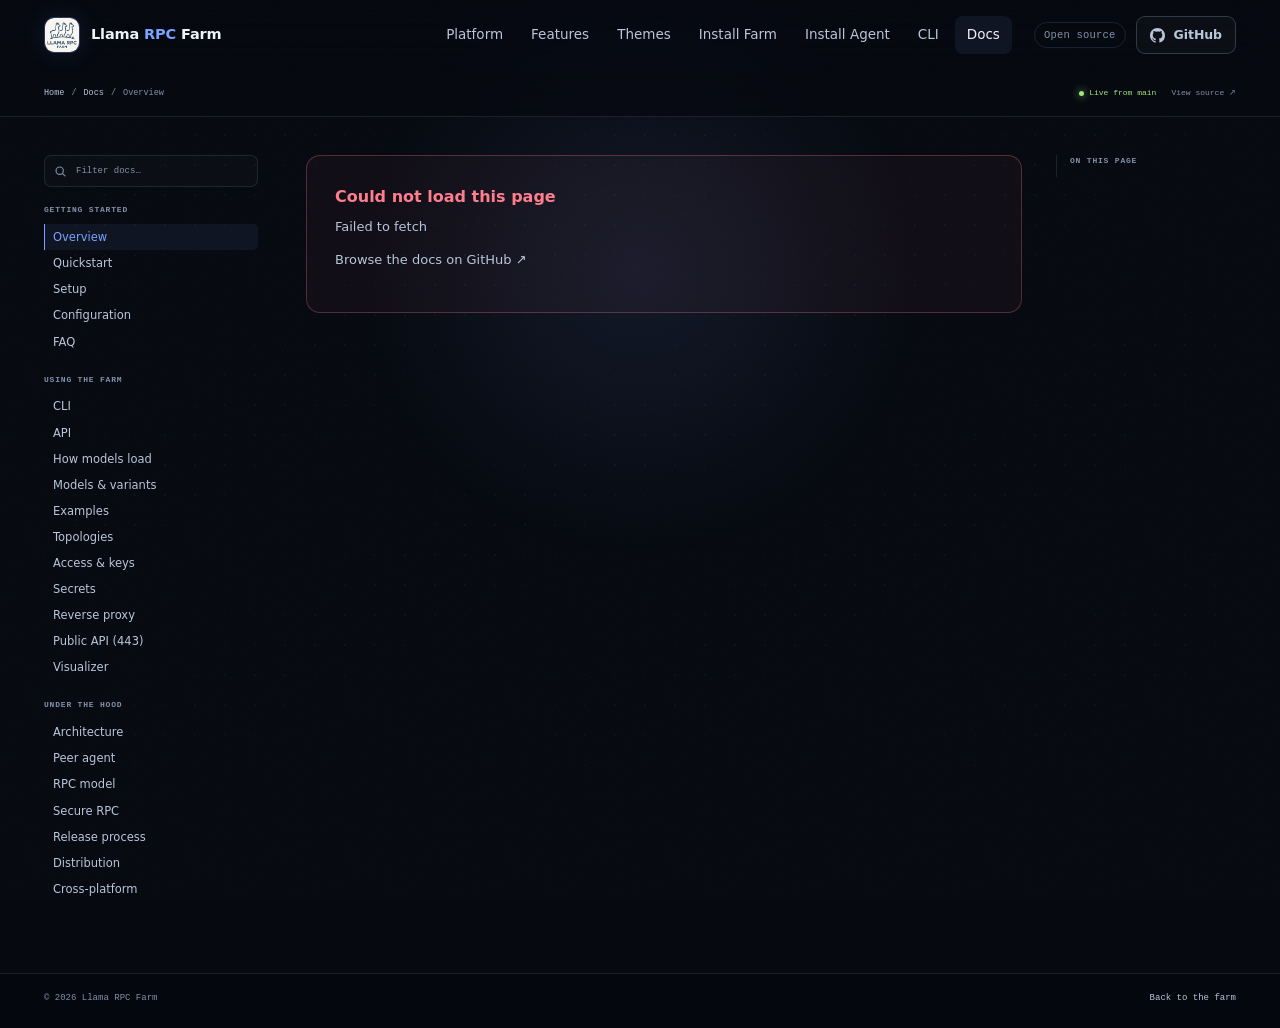
<file: docs.html>
<!doctype html>
<html lang="en">
<head>
  <meta charset="utf-8">
  <meta name="viewport" content="width=device-width, initial-scale=1">
  <title>Documentation — Llama RPC Farm</title>
  <meta name="description" content="Llama RPC Farm documentation, pulled live from the main branch: quickstart, setup, CLI, API, models, architecture, Docker/GPU passthrough, and more.">
  <meta name="theme-color" content="#070a10">
  <link rel="icon" type="image/png" sizes="512x512" href="assets/logo.png">
  <link rel="shortcut icon" href="assets/logo.png">
  <link rel="apple-touch-icon" href="assets/logo.png">
  <link rel="stylesheet" href="styles.css">
  <link rel="stylesheet" href="docs.css">
</head>
<body class="docs-page">
  <a class="skip-link" href="#docs-content">Skip to documentation</a>
  <canvas id="dotfield" aria-hidden="true"></canvas>
  <div class="cursor-glow" aria-hidden="true"></div>

  <header class="site-header">
    <div class="shell header-inner">
      <a class="brand" href="index.html" aria-label="Llama RPC Farm home">
        <span class="brand-mark"><img src="assets/logo.png" alt="" width="36" height="36"></span>
        <span class="brand-name">Llama <em>RPC</em> Farm</span>
      </a>
      <nav class="site-nav" id="site-nav" aria-label="Primary">
        <a href="index.html#platform">Platform</a>
        <a href="index.html#features">Features</a>
        <a href="index.html#themes">Themes</a>
        <a href="index.html#install">Install Farm</a>
        <a href="index.html#agents">Install Agent</a>
        <a href="index.html#cli">CLI</a>
        <a href="docs.html" class="active" aria-current="page">Docs</a>
      </nav>
      <div class="header-actions">
        <span class="release-chip" id="release-chip">Open source</span>
        <a class="btn btn-ghost btn-sm" href="https://github.com/dakotacookson/Llama-RPC-Farm" target="_blank" rel="noreferrer">
          <svg viewBox="0 0 16 16" aria-hidden="true"><path fill="currentColor" d="M8 0C3.58 0 0 3.58 0 8c0 3.54 2.29 6.53 5.47 7.59.4.07.55-.17.55-.38 0-.19-.01-.82-.01-1.49-2.01.37-2.53-.49-2.69-.94-.09-.23-.48-.94-.82-1.13-.28-.15-.68-.52-.01-.53.63-.01 1.08.58 1.23.82.72 1.21 1.87.87 2.33.66.07-.52.28-.87.51-1.07-1.78-.2-3.64-.89-3.64-3.95 0-.87.31-1.59.82-2.15-.08-.2-.36-1.02.08-2.12 0 0 .67-.21 2.2.82A7.6 7.6 0 0 1 8 3.84c.68 0 1.36.09 2 .27 1.53-1.04 2.2-.82 2.2-.82.44 1.1.16 1.92.08 2.12.51.56.82 1.27.82 2.15 0 3.07-1.87 3.75-3.65 3.95.29.25.54.73.54 1.48 0 1.07-.01 1.93-.01 2.2 0 .21.15.46.55.38A8.01 8.01 0 0 0 16 8c0-4.42-3.58-8-8-8Z"/></svg>
          GitHub
        </a>
        <button class="nav-toggle" id="nav-toggle" type="button" aria-expanded="false" aria-controls="site-nav" aria-label="Open navigation">
          <span></span><span></span>
        </button>
      </div>
    </div>
  </header>

  <div class="docs-bar">
    <div class="shell docs-bar-inner">
      <button class="docs-menu" id="docs-menu" type="button" aria-expanded="false" aria-controls="docs-sidebar">
        <svg viewBox="0 0 16 16" aria-hidden="true"><path fill="none" stroke="currentColor" stroke-width="1.4" stroke-linecap="round" d="M2.5 4h11M2.5 8h11M2.5 12h7"/></svg>
        <span>Docs menu</span>
      </button>
      <nav class="docs-crumbs" aria-label="Breadcrumb">
        <a href="index.html">Home</a><span>/</span><a href="docs.html">Docs</a><span>/</span><span id="doc-breadcrumb">Overview</span>
      </nav>
      <div class="docs-sync"><span class="docs-live"><i></i> Live from main</span><a id="doc-source-link" href="https://github.com/dakotacookson/Llama-RPC-Farm/tree/main/docs" target="_blank" rel="noreferrer">View source ↗</a></div>
    </div>
  </div>

  <main class="shell docs-layout">
    <aside class="docs-sidebar" id="docs-sidebar" aria-label="Documentation">
      <label class="docs-search">
        <svg viewBox="0 0 16 16" aria-hidden="true"><circle cx="7" cy="7" r="4.5" fill="none" stroke="currentColor" stroke-width="1.4"/><path fill="none" stroke="currentColor" stroke-width="1.4" stroke-linecap="round" d="m10.5 10.5 3 3"/></svg>
        <input id="docs-search" type="search" placeholder="Filter docs…" autocomplete="off" aria-label="Filter documentation">
      </label>
      <nav class="docs-nav" id="docs-nav">
        <div class="docs-group">
          <strong>Getting started</strong>
          <a href="#README" data-doc="README">Overview</a>
          <a href="#quickstart" data-doc="quickstart">Quickstart</a>
          <a href="#setup" data-doc="setup">Setup</a>
          <a href="#configuration" data-doc="configuration">Configuration</a>
          <a href="#faq" data-doc="faq">FAQ</a>
        </div>
        <div class="docs-group">
          <strong>Using the farm</strong>
          <a href="#cli" data-doc="cli">CLI</a>
          <a href="#api" data-doc="api">API</a>
          <a href="#model-loading" data-doc="model-loading">How models load</a>
          <a href="#models-and-variants" data-doc="models-and-variants">Models &amp; variants</a>
          <a href="#examples" data-doc="examples">Examples</a>
          <a href="#topologies" data-doc="topologies">Topologies</a>
          <a href="#access" data-doc="access">Access &amp; keys</a>
          <a href="#secrets" data-doc="secrets">Secrets</a>
          <a href="#reverse-proxy" data-doc="reverse-proxy">Reverse proxy</a>
          <a href="#public-api" data-doc="public-api">Public API (443)</a>
          <a href="#visualizer" data-doc="visualizer">Visualizer</a>
        </div>
        <div class="docs-group">
          <strong>Under the hood</strong>
          <a href="#architecture" data-doc="architecture">Architecture</a>
          <a href="#peer-agent" data-doc="peer-agent">Peer agent</a>
          <a href="#rpc-model" data-doc="rpc-model">RPC model</a>
          <a href="#secure-rpc" data-doc="secure-rpc">Secure RPC</a>
          <a href="#release" data-doc="release">Release process</a>
          <a href="#distribution" data-doc="distribution">Distribution</a>
          <a href="#cross-platform" data-doc="cross-platform">Cross-platform</a>
          <a href="#testing" data-doc="testing">Testing</a>
          <a href="#development" data-doc="development">Development</a>
        </div>
        <div class="docs-group">
          <strong>Reference</strong>
          <a href="#benchmarks" data-doc="benchmarks">Benchmarks</a>
          <a href="#tuner" data-doc="tuner">Tuner</a>
          <a href="#gpu-e2e" data-doc="gpu-e2e">GPU E2E</a>
          <a href="#windows-signing" data-doc="windows-signing">Windows signing</a>
        </div>
      </nav>
      <div class="docs-side-foot">
        <span>Rendered live from <code>main</code>.</span>
        <a href="https://github.com/dakotacookson/Llama-RPC-Farm/tree/main/docs" target="_blank" rel="noreferrer">Browse on GitHub ↗</a>
      </div>
    </aside>

    <section class="docs-main">
      <article class="docs-article" id="docs-content" aria-live="polite">
        <div class="docs-loading">
          <span class="docs-loading-dots"><i></i><i></i><i></i></span>
          <strong>Pulling the latest docs…</strong>
          <small>Reading directly from <code>main</code></small>
        </div>
      </article>
      <aside class="docs-toc" aria-label="On this page">
        <strong>On this page</strong>
        <nav id="docs-toc"></nav>
      </aside>
    </section>
  </main>

  <footer class="site-footer docs-footer">
    <div class="shell footer-bottom">
      <span>© <span id="year">2026</span> Llama RPC Farm</span>
      <span><a href="index.html">Back to the farm</a></span>
    </div>
  </footer>

  <script src="assets/marked.min.js"></script>
  <script src="main.js"></script>
  <script src="docs.js"></script>
</body>
</html>
</file>
<file: styles.css>
/* ============================================================
   Llama RPC Farm — project site
   A dark, tactile control-room aesthetic. No frameworks.
   ============================================================ */

:root {
  --bg: #070a10;
  --bg-2: #0a101a;
  --bg-3: #0d1522;
  --surface: rgba(13, 21, 34, 0.72);
  --surface-solid: #0d1522;
  --surface-2: rgba(18, 29, 46, 0.82);
  --line: rgba(154, 176, 220, 0.14);
  --line-strong: rgba(174, 195, 235, 0.24);
  --text: #edf2fb;
  --text-2: #b9c5d9;
  --muted: #8291a9;
  --accent: #7aa2ff;
  --accent-2: #b49cff;
  --accent-rgb: 122, 162, 255;
  --accent2-rgb: 180, 156, 255;
  --good: #9fe87a;
  --warn: #ffd166;
  --bad: #ff7d8d;
  --radius-sm: 9px;
  --radius-md: 14px;
  --radius-lg: 22px;
  --radius-xl: 30px;
  --shadow: 0 22px 70px rgba(0, 0, 0, 0.46);
  --font: "Inter", "SF Pro Display", -apple-system, BlinkMacSystemFont, "Segoe UI", system-ui, sans-serif;
  --mono: "JetBrains Mono", "SFMono-Regular", "Cascadia Code", ui-monospace, monospace;
  --shell: 1180px;
}

* { box-sizing: border-box; }
html { scroll-behavior: smooth; }
body {
  margin: 0;
  min-width: 320px;
  background:
    radial-gradient(ellipse 70% 42% at 50% -8%, rgba(var(--accent-rgb), 0.16), transparent 62%),
    radial-gradient(ellipse 46% 36% at 88% 10%, rgba(var(--accent2-rgb), 0.11), transparent 70%),
    linear-gradient(180deg, #070a10 0%, #080c13 45%, #070a10 100%);
  color: var(--text);
  font-family: var(--font);
  font-size: 16px;
  line-height: 1.6;
  -webkit-font-smoothing: antialiased;
  overflow-x: hidden;
}

body::after {
  content: "";
  position: fixed;
  inset: 0;
  z-index: 0;
  pointer-events: none;
  opacity: 0.025;
  background-image: url("data:image/svg+xml,%3Csvg xmlns='http://www.w3.org/2000/svg' width='160' height='160' viewBox='0 0 160 160'%3E%3Cfilter id='n'%3E%3CfeTurbulence type='fractalNoise' baseFrequency='.9' numOctaves='3' stitchTiles='stitch'/%3E%3C/filter%3E%3Crect width='100%25' height='100%25' filter='url(%23n)'/%3E%3C/svg%3E");
}

::selection { background: rgba(var(--accent-rgb), 0.32); color: #fff; }
a { color: inherit; text-decoration: none; }
button { font: inherit; }
svg { display: block; }
img { max-width: 100%; }

.skip-link {
  position: fixed;
  top: -60px;
  left: 16px;
  z-index: 100;
  padding: 10px 16px;
  border-radius: 8px;
  background: var(--text);
  color: var(--bg);
  font-weight: 700;
  transition: top .2s;
}
.skip-link:focus { top: 12px; }

#dotfield {
  position: fixed;
  inset: 0;
  width: 100%;
  height: 100%;
  z-index: 0;
  pointer-events: none;
  opacity: 0.72;
  mask-image: linear-gradient(180deg, #000 0%, #000 72%, transparent 100%);
  -webkit-mask-image: linear-gradient(180deg, #000 0%, #000 72%, transparent 100%);
}

.cursor-glow {
  position: fixed;
  inset: 0;
  z-index: 0;
  pointer-events: none;
  background: radial-gradient(480px circle at var(--mx, 50%) var(--my, 30%),
              rgba(var(--accent-rgb), 0.10), transparent 60%);
  transition: opacity .4s;
}

.shell {
  width: 100%;
  max-width: var(--shell);
  margin-inline: auto;
  padding-inline: clamp(20px, 4vw, 44px);
  position: relative;
  z-index: 1;
}

/* ------------------------------ header ------------------------------ */

.site-header {
  position: sticky;
  top: 0;
  z-index: 30;
  border-bottom: 1px solid transparent;
  background: rgba(7, 10, 16, 0.58);
  backdrop-filter: blur(18px) saturate(140%);
  -webkit-backdrop-filter: blur(18px) saturate(140%);
  transition: border-color .25s, background .25s;
}
.site-header.scrolled {
  border-bottom-color: var(--line);
  background: rgba(7, 10, 16, 0.84);
}
.header-inner {
  display: flex;
  align-items: center;
  gap: 22px;
  min-height: 70px;
}
.brand {
  display: inline-flex;
  align-items: center;
  gap: 11px;
  flex-shrink: 0;
}
.brand-mark {
  width: 36px;
  height: 36px;
  border-radius: 10px;
  overflow: hidden;
  border: 1px solid rgba(var(--accent-rgb), 0.32);
  box-shadow: 0 0 24px rgba(var(--accent-rgb), 0.12);
}
.brand-mark img { width: 100%; height: 100%; object-fit: cover; }
.brand-name {
  font-size: 14.5px;
  font-weight: 650;
  letter-spacing: -0.01em;
  white-space: nowrap;
}
.brand-name em {
  font-style: normal;
  color: var(--accent);
}
.site-nav {
  display: flex;
  align-items: center;
  gap: 4px;
  margin-left: auto;
}
.site-nav a {
  padding: 8px 12px;
  border-radius: 8px;
  color: var(--text-2);
  font-size: 13.5px;
  font-weight: 500;
  transition: color .18s, background .18s;
}
.site-nav a:hover { color: var(--text); background: rgba(255,255,255,.045); }
.site-nav a.active {
  color: var(--text);
  background: rgba(var(--accent-rgb), .08);
}
.header-actions { display: flex; align-items: center; gap: 10px; }
.release-chip {
  padding: 4px 9px;
  border: 1px solid var(--line);
  border-radius: 999px;
  color: var(--muted);
  font-family: var(--mono);
  font-size: 10.5px;
  letter-spacing: .02em;
  white-space: nowrap;
}
.nav-toggle {
  display: none;
  width: 38px;
  height: 38px;
  border: 1px solid var(--line);
  border-radius: 9px;
  background: transparent;
  color: var(--text);
  cursor: pointer;
  place-items: center;
  gap: 5px;
  padding: 0;
}
.nav-toggle span {
  display: block;
  width: 16px;
  height: 1.5px;
  background: currentColor;
  transition: transform .2s, opacity .2s;
}

/* ------------------------------ buttons ------------------------------ */

.btn {
  display: inline-flex;
  align-items: center;
  justify-content: center;
  gap: 9px;
  min-height: 46px;
  padding: 0 20px;
  border: 1px solid transparent;
  border-radius: 10px;
  font-size: 14px;
  font-weight: 650;
  letter-spacing: -0.005em;
  cursor: pointer;
  transition: transform .18s, box-shadow .2s, background .2s, border-color .2s;
}
.btn svg { width: 16px; height: 16px; transition: transform .2s; }
.btn:hover svg { transform: translateX(2px); }
.btn-primary {
  color: #07101f;
  background: linear-gradient(135deg, var(--accent), var(--accent-2));
  box-shadow: 0 12px 34px rgba(var(--accent-rgb), 0.25), inset 0 1px 0 rgba(255,255,255,.24);
}
.btn-primary:hover {
  transform: translateY(-1px);
  box-shadow: 0 18px 44px rgba(var(--accent-rgb), 0.34), inset 0 1px 0 rgba(255,255,255,.3);
}
.btn-ghost {
  color: var(--text-2);
  border-color: var(--line-strong);
  background: rgba(255,255,255,.028);
}
.btn-ghost:hover {
  color: var(--text);
  border-color: rgba(var(--accent-rgb), 0.55);
  background: rgba(var(--accent-rgb), 0.08);
}
.btn-sm { min-height: 38px; padding: 0 13px; font-size: 12.5px; border-radius: 9px; }
.btn-sm svg { width: 15px; height: 15px; }

.text-link {
  display: inline-flex;
  align-items: center;
  gap: 7px;
  color: var(--text-2);
  font-size: 13.5px;
  font-weight: 600;
  transition: color .18s;
}
.text-link span { color: var(--accent); transition: transform .18s; }
.text-link:hover { color: var(--text); }
.text-link:hover span { transform: translate(2px, -2px); }

/* ------------------------------ shared type ------------------------------ */

.eyebrow {
  display: inline-flex;
  align-items: center;
  gap: 9px;
  margin: 0 0 16px;
  color: var(--muted);
  font-family: var(--mono);
  font-size: 10.5px;
  font-weight: 600;
  letter-spacing: .11em;
  text-transform: uppercase;
}
.eyebrow.small { font-size: 9.5px; margin-bottom: 11px; }
.eyebrow-index {
  display: inline-grid;
  place-items: center;
  width: 23px;
  height: 19px;
  border: 1px solid var(--line);
  border-radius: 5px;
  color: var(--accent);
  font-size: 9px;
}
.live-dot {
  width: 7px;
  height: 7px;
  border-radius: 50%;
  background: var(--good);
  box-shadow: 0 0 0 4px rgba(159, 232, 122, 0.10), 0 0 16px rgba(159, 232, 122, 0.7);
  animation: dotPulse 2.4s ease-in-out infinite;
}
.gradient-text {
  background: linear-gradient(108deg, var(--text) 8%, var(--accent) 52%, var(--accent-2) 94%);
  -webkit-background-clip: text;
  background-clip: text;
  color: transparent;
}
h1, h2, h3, p { margin-top: 0; }
h2 {
  margin-bottom: 18px;
  font-size: clamp(32px, 4.1vw, 52px);
  line-height: 1.05;
  letter-spacing: -0.045em;
  font-weight: 680;
}
.section-intro {
  max-width: 650px;
  margin-bottom: clamp(36px, 5vw, 62px);
}
.section-intro > p:last-child {
  max-width: 560px;
  margin-bottom: 0;
  color: var(--text-2);
  font-size: 16px;
}
.section { padding-block: clamp(74px, 10vw, 130px); }

/* ------------------------------ hero ------------------------------ */

.hero {
  display: grid;
  grid-template-columns: minmax(0, 1.03fr) minmax(0, 0.97fr);
  align-items: center;
  gap: clamp(36px, 5vw, 70px);
  padding-top: clamp(62px, 8vw, 104px);
  padding-bottom: clamp(72px, 9vw, 118px);
  min-height: min(820px, 88vh);
}
h1 {
  margin: 0 0 23px;
  font-size: clamp(48px, 6.7vw, 86px);
  line-height: .94;
  letter-spacing: -0.062em;
  font-weight: 700;
}
.lede {
  max-width: 530px;
  margin-bottom: 30px;
  color: var(--text-2);
  font-size: clamp(16px, 1.35vw, 18px);
  line-height: 1.65;
}
.hero-actions { display: flex; align-items: center; gap: 11px; flex-wrap: wrap; }
.hero-proof {
  display: flex;
  gap: clamp(22px, 3vw, 42px);
  margin: 38px 0 0;
  padding-top: 22px;
  border-top: 1px solid var(--line);
}
.hero-proof div { min-width: 0; }
.hero-proof dt {
  color: var(--muted);
  font-family: var(--mono);
  font-size: 9.5px;
  letter-spacing: .09em;
  text-transform: uppercase;
}
.hero-proof dd {
  margin: 3px 0 0;
  color: var(--text);
  font-size: 14px;
  font-weight: 600;
  white-space: nowrap;
}

/* app mockup */
.hero-visual {
  position: relative;
  perspective: 1400px;
}
.window-glow {
  position: absolute;
  inset: 8% -7% -9% 5%;
  background: radial-gradient(ellipse at 50% 45%, rgba(var(--accent-rgb), .20), transparent 64%);
  filter: blur(30px);
  z-index: -1;
}
.app-window {
  position: relative;
  border: 1px solid var(--line-strong);
  border-radius: 17px;
  background: linear-gradient(180deg, rgba(16,25,40,.93), rgba(9,15,25,.96));
  box-shadow: var(--shadow), inset 0 1px 0 rgba(255,255,255,.06);
  overflow: hidden;
  transform: rotateY(-4deg) rotateX(2.2deg);
  transition: transform .6s cubic-bezier(.2,.8,.2,1);
}
.hero-visual:hover .app-window { transform: rotateY(-1deg) rotateX(.6deg) translateY(-3px); }
.window-bar {
  display: flex;
  align-items: center;
  gap: 12px;
  height: 38px;
  padding: 0 13px;
  border-bottom: 1px solid var(--line);
  background: rgba(255,255,255,.018);
}
.window-dots { display: flex; gap: 5px; }
.window-dots i {
  width: 7px; height: 7px;
  border-radius: 50%;
  background: rgba(255,255,255,.13);
}
.window-dots i:nth-child(1) { background: #ff7d8d; }
.window-dots i:nth-child(2) { background: #ffd166; }
.window-dots i:nth-child(3) { background: #9fe87a; }
.window-title {
  color: var(--muted);
  font-family: var(--mono);
  font-size: 9.5px;
}
.window-live {
  display: flex; align-items: center; gap: 5px;
  margin-left: auto;
  color: var(--good);
  font-family: var(--mono);
  font-size: 9px;
  text-transform: uppercase;
  letter-spacing: .07em;
}
.window-live i {
  width: 5px; height: 5px; border-radius: 50%;
  background: currentColor;
  box-shadow: 0 0 9px currentColor;
}
.app-body { display: flex; min-height: 410px; }
.app-rail {
  display: flex;
  flex-direction: column;
  align-items: center;
  gap: 10px;
  width: 48px;
  padding: 13px 0;
  border-right: 1px solid var(--line);
  background: rgba(0,0,0,.12);
}
.rail-logo { width: 24px; height: 24px; border-radius: 7px; overflow: hidden; margin-bottom: 7px; }
.rail-logo img { width: 100%; height: 100%; object-fit: cover; }
.rail-item {
  width: 20px; height: 20px;
  border-radius: 6px;
  background: rgba(255,255,255,.035);
  border: 1px solid transparent;
}
.rail-item.active {
  border-color: rgba(var(--accent-rgb), .45);
  background: rgba(var(--accent-rgb), .16);
  box-shadow: 0 0 16px rgba(var(--accent-rgb), .14);
}
.rail-item.small { width: 16px; height: 16px; }
.rail-spacer { flex: 1; }
.app-main { flex: 1; min-width: 0; padding: 18px; }
.app-head { display: flex; justify-content: space-between; gap: 12px; margin-bottom: 16px; }
.app-head > div { display: flex; flex-direction: column; }
.app-kicker {
  color: var(--accent);
  font-family: var(--mono);
  font-size: 8px;
  letter-spacing: .1em;
  text-transform: uppercase;
}
.app-head strong { font-size: 14px; letter-spacing: -.02em; }
.status-pill {
  display: inline-flex; align-items: center; gap: 5px;
  height: 22px;
  padding: 0 8px;
  border: 1px solid rgba(159,232,122,.24);
  border-radius: 999px;
  color: var(--good);
  font-family: var(--mono);
  font-size: 8px;
}
.status-pill i { width: 5px; height: 5px; border-radius: 50%; background: currentColor; }
.metric-row { display: grid; grid-template-columns: repeat(3, 1fr); gap: 7px; margin-bottom: 10px; }
.metric-card {
  padding: 9px 10px;
  border: 1px solid var(--line);
  border-radius: 8px;
  background: rgba(255,255,255,.018);
}
.metric-label { display: block; color: var(--muted); font-family: var(--mono); font-size: 7px; letter-spacing: .08em; }
.metric-card strong { display: block; margin: 2px 0 6px; font-size: 14px; letter-spacing: -.02em; }
.metric-card strong span { color: var(--muted); font-size: 8px; font-weight: 500; }
.mini-bar { height: 3px; border-radius: 4px; background: rgba(0,0,0,.35); overflow: hidden; }
.mini-bar i { display: block; width: var(--w); height: 100%; border-radius: inherit; background: linear-gradient(90deg, var(--accent), var(--accent-2)); }
.node-grid { display: grid; grid-template-columns: 1fr 1fr; gap: 7px; }
.node-card {
  padding: 9px 10px;
  border: 1px solid var(--line);
  border-radius: 9px;
  background: linear-gradient(180deg, rgba(255,255,255,.022), rgba(255,255,255,.008));
}
.node-top { display: flex; align-items: center; gap: 5px; }
.node-dot { width: 5px; height: 5px; border-radius: 50%; background: var(--good); box-shadow: 0 0 8px rgba(159,232,122,.7); flex-shrink: 0; }
.node-dot.idle { background: var(--warn); box-shadow: 0 0 8px rgba(255,209,102,.6); }
.node-top strong { font-size: 9px; }
.node-tag { margin-left: auto; color: var(--muted); font-family: var(--mono); font-size: 6.5px; text-transform: uppercase; letter-spacing: .06em; }
.node-specs { display: flex; justify-content: space-between; margin: 3px 0 6px; color: var(--muted); font-family: var(--mono); font-size: 6.5px; }
.gpu-list { display: grid; gap: 3px; }
.gpu-row { display: grid; grid-template-columns: 28px 1fr 20px; align-items: center; gap: 5px; color: var(--muted); font-family: var(--mono); font-size: 6px; }
.gpu-bar { height: 3px; border-radius: 3px; background: rgba(0,0,0,.35); overflow: hidden; }
.gpu-bar i { display: block; width: var(--w); height: 100%; border-radius: inherit; background: linear-gradient(90deg, rgba(var(--accent-rgb),.8), var(--accent-2)); }
.gpu-row em { font-style: normal; text-align: right; }
.model-chip { display: flex; align-items: center; gap: 4px; margin-top: 6px; color: var(--accent); font-family: var(--mono); font-size: 6.5px; white-space: nowrap; overflow: hidden; text-overflow: ellipsis; }
.model-chip i { width: 4px; height: 4px; border-radius: 50%; background: currentColor; box-shadow: 0 0 7px currentColor; }
.model-chip.idle { color: var(--muted); }
.model-chip.idle i { box-shadow: none; }
.float-note {
  position: absolute;
  display: flex;
  align-items: center;
  gap: 9px;
  padding: 9px 12px;
  border: 1px solid var(--line-strong);
  border-radius: 11px;
  background: rgba(12, 20, 33, .9);
  box-shadow: 0 16px 42px rgba(0,0,0,.35);
  backdrop-filter: blur(12px);
  animation: floatNote 7s ease-in-out infinite;
}
.float-note > span:last-child { display: flex; flex-direction: column; line-height: 1.25; }
.float-note strong { font-size: 10.5px; }
.float-note small { color: var(--muted); font-family: var(--mono); font-size: 7.5px; }
.float-icon { display: grid; place-items: center; width: 25px; height: 25px; border-radius: 7px; background: rgba(var(--accent-rgb),.14); color: var(--accent); font-size: 13px; }
.note-one { right: -24px; top: 48px; animation-delay: -2s; }
.note-two { left: -28px; bottom: 38px; }
.note-two .float-icon { background: rgba(var(--accent2-rgb),.14); color: var(--accent-2); }

/* ------------------------------ marquee ------------------------------ */

.marquee {
  position: relative;
  z-index: 1;
  overflow: hidden;
  border-top: 1px solid var(--line);
  border-bottom: 1px solid var(--line);
  background: rgba(255,255,255,.012);
  mask-image: linear-gradient(90deg, transparent, #000 10%, #000 90%, transparent);
  -webkit-mask-image: linear-gradient(90deg, transparent, #000 10%, #000 90%, transparent);
}
.marquee-track {
  display: flex;
  align-items: center;
  gap: 30px;
  width: max-content;
  padding: 15px 0;
  color: var(--muted);
  font-family: var(--mono);
  font-size: 10.5px;
  letter-spacing: .1em;
  text-transform: uppercase;
  animation: marquee 34s linear infinite;
}
.marquee-track i { width: 4px; height: 4px; border-radius: 50%; background: rgba(var(--accent-rgb), .55); }
.marquee-track span:nth-of-type(4n+1) { color: var(--text-2); }

/* ------------------------------ architecture ------------------------------ */

.architecture {
  display: grid;
  grid-template-columns: minmax(0, 1fr) 170px minmax(0, 1fr);
  gap: 26px;
  align-items: center;
  padding: clamp(24px, 4vw, 44px);
  border: 1px solid var(--line);
  border-radius: var(--radius-lg);
  background:
    radial-gradient(ellipse at 50% 50%, rgba(var(--accent-rgb),.1), transparent 48%),
    linear-gradient(180deg, rgba(15,24,39,.7), rgba(8,13,22,.72));
  box-shadow: inset 0 1px 0 rgba(255,255,255,.04);
}
.arch-column { display: flex; flex-direction: column; gap: 9px; }
.arch-label {
  margin-bottom: 2px;
  color: var(--muted);
  font-family: var(--mono);
  font-size: 9px;
  letter-spacing: .1em;
  text-transform: uppercase;
}
.arch-node, .arch-model {
  display: flex;
  align-items: center;
  gap: 10px;
  min-height: 48px;
  padding: 9px 12px;
  border: 1px solid var(--line);
  border-radius: 10px;
  background: rgba(255,255,255,.022);
  transition: border-color .2s, background .2s, transform .2s;
}
.arch-node:hover, .arch-model:hover {
  border-color: rgba(var(--accent-rgb), .4);
  background: rgba(var(--accent-rgb), .05);
  transform: translateX(2px);
}
.arch-models .arch-node:hover, .arch-models .arch-model:hover { transform: translateX(-2px); }
.arch-node > span:nth-child(2), .arch-model > span:nth-child(2) { display: flex; flex-direction: column; line-height: 1.25; min-width: 0; }
.arch-node strong, .arch-model strong { font-size: 12px; font-weight: 600; }
.arch-node small, .arch-model small { color: var(--muted); font-family: var(--mono); font-size: 8.5px; }
.arch-model em { margin-left: auto; color: var(--accent); font-family: var(--mono); font-size: 8px; font-style: normal; white-space: nowrap; }
.model-dot { width: 6px; height: 6px; border-radius: 50%; background: var(--accent); box-shadow: 0 0 12px rgba(var(--accent-rgb), .7); flex-shrink: 0; }
.model-dot.alt { background: var(--accent-2); box-shadow: 0 0 12px rgba(var(--accent2-rgb), .7); }
.arch-core { position: relative; display: grid; place-items: center; min-height: 260px; }
.arch-core-ring {
  position: absolute;
  width: 170px; height: 170px;
  border: 1px solid rgba(var(--accent-rgb), .17);
  border-radius: 50%;
  animation: coreRing 6s ease-in-out infinite;
}
.arch-core-ring.ring-two { width: 224px; height: 224px; animation-delay: -3s; opacity: .6; }
.arch-core-card {
  position: relative;
  z-index: 2;
  display: flex;
  flex-direction: column;
  align-items: center;
  gap: 2px;
  width: 150px;
  padding: 20px 12px 16px;
  border: 1px solid rgba(var(--accent-rgb), .38);
  border-radius: 17px;
  background: linear-gradient(180deg, rgba(19,31,51,.98), rgba(10,17,28,.98));
  box-shadow: 0 0 60px rgba(var(--accent-rgb), .16), inset 0 1px 0 rgba(255,255,255,.08);
  text-align: center;
}
.core-mark { width: 40px; height: 40px; border-radius: 11px; overflow: hidden; margin-bottom: 7px; box-shadow: 0 0 24px rgba(var(--accent-rgb), .25); }
.core-mark img { width: 100%; height: 100%; object-fit: cover; }
.arch-core-card strong { font-size: 12px; letter-spacing: -.01em; }
.arch-core-card small { color: var(--muted); font-family: var(--mono); font-size: 7.5px; }
.core-status { display: inline-flex; align-items: center; gap: 4px; margin-top: 8px; padding: 3px 7px; border: 1px solid rgba(159,232,122,.2); border-radius: 999px; color: var(--good); font-family: var(--mono); font-size: 7px; }
.core-status i { width: 4px; height: 4px; border-radius: 50%; background: currentColor; }
.core-packet {
  position: absolute;
  top: 50%; left: 50%;
  width: 5px; height: 5px;
  margin: -2.5px;
  border-radius: 50%;
  background: var(--accent);
  box-shadow: 0 0 12px 2px rgba(var(--accent-rgb), .55);
  animation: corePacket 3.4s linear infinite;
}
.core-packet.p2 { animation-delay: -1.15s; background: var(--accent-2); box-shadow: 0 0 12px 2px rgba(var(--accent2-rgb), .55); }
.core-packet.p3 { animation-delay: -2.3s; background: var(--good); }
.platform-points {
  display: grid;
  grid-template-columns: repeat(4, minmax(0, 1fr));
  gap: 12px;
  margin-top: 14px;
}
.platform-points > div {
  padding: 17px 18px;
  border-top: 1px solid var(--line);
}
.platform-points span { display: block; margin-bottom: 8px; color: var(--accent); font-family: var(--mono); font-size: 9px; }
.platform-points strong { display: block; margin-bottom: 4px; font-size: 13px; font-weight: 650; }
.platform-points p { margin: 0; color: var(--muted); font-size: 12.5px; line-height: 1.55; }

/* ------------------------------ bento ------------------------------ */

.bento {
  display: grid;
  grid-template-columns: repeat(3, minmax(0, 1fr));
  gap: 12px;
}
.feature {
  position: relative;
  display: flex;
  flex-direction: column;
  gap: 13px;
  min-height: 230px;
  padding: clamp(21px, 2.5vw, 30px);
  border: 1px solid var(--line);
  border-radius: var(--radius-md);
  background:
    radial-gradient(ellipse at 15% 0%, rgba(var(--accent-rgb), .07), transparent 55%),
    linear-gradient(180deg, rgba(16,25,40,.68), rgba(8,13,22,.78));
  overflow: hidden;
  transition: border-color .22s, transform .22s, background .22s;
}
.feature:hover {
  border-color: rgba(var(--accent-rgb), .32);
  transform: translateY(-3px);
  background:
    radial-gradient(ellipse at 15% 0%, rgba(var(--accent-rgb), .11), transparent 58%),
    linear-gradient(180deg, rgba(17,27,43,.8), rgba(8,13,22,.8));
}
.feature-wide { grid-column: span 2; }
.feature-tall { grid-row: span 2; }
.feature h3 { margin: 0 0 8px; font-size: clamp(17px, 2vw, 21px); line-height: 1.22; letter-spacing: -.025em; font-weight: 650; }
.feature p { margin: 0; color: var(--text-2); font-size: 13.5px; line-height: 1.6; }
.feature code {
  padding: 2px 5px;
  border: 1px solid rgba(var(--accent-rgb), .19);
  border-radius: 5px;
  background: rgba(var(--accent-rgb), .08);
  color: var(--accent);
  font-family: var(--mono);
  font-size: .86em;
}
.feature-icon {
  display: grid;
  place-items: center;
  width: 36px; height: 36px;
  border: 1px solid rgba(var(--accent-rgb), .24);
  border-radius: 9px;
  background: rgba(var(--accent-rgb), .08);
  color: var(--accent);
}
.feature-icon svg { width: 19px; height: 19px; }
.api-lines {
  display: flex;
  flex-wrap: wrap;
  gap: 6px;
  margin-top: auto;
  padding-top: 18px;
}
.api-lines span {
  padding: 5px 8px;
  border: 1px solid var(--line);
  border-radius: 5px;
  color: var(--muted);
  background: rgba(0,0,0,.2);
  font-family: var(--mono);
  font-size: 9px;
}
.spark-strip {
  display: flex;
  align-items: end;
  gap: 4px;
  height: 78px;
  margin-top: auto;
  padding-top: 18px;
}
.spark-strip i {
  flex: 1;
  height: var(--h);
  border-radius: 3px 3px 1px 1px;
  background: linear-gradient(180deg, rgba(var(--accent-rgb), .75), rgba(var(--accent2-rgb), .2));
  opacity: .72;
  animation: sparkPulse 4.8s ease-in-out infinite;
  animation-delay: calc(var(--i, 0) * -0.3s);
}
.spark-strip i:nth-child(2n) { animation-delay: -2.4s; }
.spark-strip i:nth-child(3n) { animation-delay: -1.2s; }
.feature-visual { flex-direction: row; align-items: center; justify-content: space-between; gap: 24px; }
.feature-visual > div:first-child { max-width: 520px; }
.mode-cloud { display: flex; flex-wrap: wrap; justify-content: flex-end; gap: 7px; max-width: 390px; }
.mode-chip {
  padding: 6px 10px;
  border: 1px solid var(--line);
  border-radius: 999px;
  color: var(--muted);
  background: rgba(255,255,255,.02);
  font-family: var(--mono);
  font-size: 9px;
  white-space: nowrap;
  transition: color .2s, border-color .2s, background .2s;
}
.mode-chip.active, .mode-chip:hover {
  color: var(--accent);
  border-color: rgba(var(--accent-rgb), .45);
  background: rgba(var(--accent-rgb), .1);
}

/* ------------------------------ theme lab ------------------------------ */

.theme-lab {
  padding: clamp(20px, 3vw, 32px);
  border: 1px solid var(--line);
  border-radius: var(--radius-lg);
  background:
    radial-gradient(ellipse at 84% 35%, rgba(var(--accent-rgb), .09), transparent 55%),
    linear-gradient(180deg, rgba(15,24,39,.72), rgba(8,13,22,.76));
}
.theme-controls { display: grid; grid-template-columns: minmax(0, .85fr) minmax(0, 1.15fr); gap: clamp(26px, 5vw, 64px); align-items: center; }
.theme-kicker { display: block; margin-bottom: 11px; color: var(--accent); font-family: var(--mono); font-size: 9px; letter-spacing: .1em; text-transform: uppercase; }
.theme-copy h3 { margin: 0 0 11px; font-size: clamp(27px, 3.7vw, 43px); letter-spacing: -.04em; line-height: 1.05; }
.theme-copy p { min-height: 50px; max-width: 420px; margin: 0 0 24px; color: var(--text-2); font-size: 14px; }
.theme-palette { display: flex; flex-wrap: wrap; gap: 9px; }
.palette {
  position: relative;
  width: 34px; height: 34px;
  padding: 0;
  border: 1px solid var(--line-strong);
  border-radius: 50%;
  background: var(--swatch);
  cursor: pointer;
  box-shadow: inset 0 0 0 5px rgba(7,10,16,.76);
  transition: transform .18s, border-color .18s, box-shadow .18s;
}
.palette::after { content: ""; position: absolute; inset: -5px; border: 1px solid transparent; border-radius: 50%; transition: border-color .18s; }
.palette:hover { transform: scale(1.08); border-color: rgba(255,255,255,.5); }
.palette.active::after { border-color: rgba(var(--accent-rgb), .55); }
.theme-preview {
  position: relative;
  border: 1px solid var(--line-strong);
  border-radius: 15px;
  background: linear-gradient(180deg, rgba(17,27,43,.95), rgba(9,15,25,.97));
  box-shadow: 0 28px 80px rgba(0,0,0,.4), inset 0 1px 0 rgba(255,255,255,.06);
  overflow: hidden;
}
.preview-top { display: flex; align-items: center; gap: 10px; height: 34px; padding: 0 12px; border-bottom: 1px solid var(--line); }
.preview-top > span:first-child { display: flex; gap: 4px; }
.preview-top i { width: 5px; height: 5px; border-radius: 50%; background: rgba(255,255,255,.16); }
.preview-top em { color: var(--muted); font-family: var(--mono); font-size: 8px; font-style: normal; }
.preview-live { margin-left: auto; color: var(--good); font-family: var(--mono); font-size: 8px; }
.preview-body { display: flex; min-height: 272px; }
.preview-side { display: flex; flex-direction: column; align-items: center; gap: 9px; width: 42px; padding: 12px 0; border-right: 1px solid var(--line); background: rgba(0,0,0,.12); }
.preview-side span { width: 17px; height: 17px; border-radius: 5px; background: rgba(255,255,255,.045); }
.preview-side span:nth-child(3) { background: rgba(var(--accent-rgb), .35); box-shadow: 0 0 12px rgba(var(--accent-rgb),.16); }
.preview-logo { width: 23px !important; height: 23px !important; border-radius: 6px !important; overflow: hidden; margin-bottom: 4px; }
.preview-logo img { width: 100%; height: 100%; object-fit: cover; }
.preview-main { flex: 1; padding: 17px; }
.preview-kicker { color: var(--accent); font-family: var(--mono); font-size: 7px; letter-spacing: .09em; text-transform: uppercase; }
.preview-main > strong { display: block; margin: 2px 0 16px; font-size: 19px; letter-spacing: -.03em; }
.preview-metrics { display: grid; grid-template-columns: repeat(3, 1fr); gap: 6px; margin-bottom: 13px; }
.preview-metrics > div { padding: 8px; border: 1px solid var(--line); border-radius: 7px; background: rgba(255,255,255,.018); }
.preview-metrics small { display: block; color: var(--muted); font-family: var(--mono); font-size: 6.5px; }
.preview-metrics b { display: block; margin: 2px 0 6px; font-size: 12px; }
.preview-metrics i { display: block; width: var(--w); height: 2px; border-radius: 3px; background: linear-gradient(90deg, var(--accent), var(--accent-2)); }
.preview-chart { display: flex; align-items: end; gap: 3px; height: 74px; padding: 9px; border: 1px solid var(--line); border-radius: 8px; background: rgba(0,0,0,.14); }
.preview-chart i { flex: 1; height: var(--h); border-radius: 2px 2px 0 0; background: linear-gradient(180deg, rgba(var(--accent-rgb),.8), rgba(var(--accent2-rgb),.14)); opacity: .76; }
.preview-models { display: grid; gap: 5px; margin-top: 9px; }
.preview-models span { display: flex; align-items: center; gap: 6px; padding: 6px 8px; border: 1px solid var(--line); border-radius: 6px; color: var(--text-2); font-family: var(--mono); font-size: 7.5px; }
.preview-models i { width: 4px; height: 4px; border-radius: 50%; background: var(--good); box-shadow: 0 0 8px currentColor; }
.preview-models em { margin-left: auto; color: var(--muted); font-style: normal; }

/* ------------------------------ install ------------------------------ */

.install-grid { display: grid; grid-template-columns: minmax(0, .9fr) minmax(0, 1.1fr); gap: clamp(32px, 5vw, 72px); align-items: center; }
.install-copy h2 { font-size: clamp(32px, 4.2vw, 52px); }
.install-copy > p { max-width: 490px; color: var(--text-2); font-size: 15px; }
.install-steps { display: grid; gap: 13px; margin: 28px 0 25px; padding: 0; list-style: none; }
.install-steps li { display: grid; grid-template-columns: 30px 1fr; gap: 12px; align-items: start; }
.install-steps li > span { display: grid; place-items: center; width: 27px; height: 27px; border: 1px solid var(--line); border-radius: 7px; color: var(--accent); font-family: var(--mono); font-size: 8.5px; }
.install-steps strong { display: block; margin-bottom: 2px; font-size: 13.5px; }
.install-steps p { margin: 0; color: var(--muted); font-size: 12.5px; }
.install-links { display: flex; gap: 20px; flex-wrap: wrap; }
.install-terminal, .cli-terminal {
  border: 1px solid var(--line-strong);
  border-radius: 14px;
  background: linear-gradient(180deg, rgba(12,20,33,.97), rgba(8,13,22,.98));
  box-shadow: 0 28px 80px rgba(0,0,0,.42), inset 0 1px 0 rgba(255,255,255,.055);
  overflow: hidden;
}
.terminal-top { display: flex; align-items: center; justify-content: space-between; gap: 12px; min-height: 42px; padding: 0 13px; border-bottom: 1px solid var(--line); background: rgba(255,255,255,.018); }
.terminal-tabs { display: flex; gap: 4px; }
.terminal-tab {
  padding: 5px 9px;
  border: 1px solid transparent;
  border-radius: 6px;
  background: transparent;
  color: var(--muted);
  font-family: var(--mono);
  font-size: 9px;
  cursor: pointer;
  transition: color .18s, background .18s, border-color .18s;
}
.terminal-tab:hover { color: var(--text-2); }
.terminal-tab.active { color: var(--text); border-color: var(--line); background: rgba(255,255,255,.045); }
.copy-btn {
  display: inline-flex;
  align-items: center;
  gap: 5px;
  padding: 5px 8px;
  border: 1px solid var(--line);
  border-radius: 6px;
  background: transparent;
  color: var(--muted);
  font-family: var(--mono);
  font-size: 8.5px;
  cursor: pointer;
  transition: color .18s, border-color .18s, background .18s;
}
.copy-btn svg { width: 12px; height: 12px; }
.copy-btn:hover, .copy-btn.copied { color: var(--good); border-color: rgba(159,232,122,.4); background: rgba(159,232,122,.06); }
.terminal-code {
  min-height: 196px;
  margin: 0;
  padding: 21px 20px;
  overflow-x: auto;
  color: #c7d4e8;
  font-family: var(--mono);
  font-size: 11.5px;
  line-height: 1.95;
}
.terminal-code-small { min-height: 260px; font-size: 10.5px; line-height: 2.05; }
.terminal-code .prompt { color: var(--accent); }
.terminal-code .terminal-note { color: var(--muted); }
.terminal-code .out-dim { color: var(--muted); }
.terminal-code .out-good { color: var(--good); }
.terminal-code .out-accent { color: var(--accent); }
.caret { display: inline-block; width: 7px; height: 13px; vertical-align: -2px; background: var(--accent); animation: caret 1.1s steps(1) infinite; }
.terminal-foot { display: flex; align-items: center; gap: 7px; padding: 9px 13px; border-top: 1px solid var(--line); color: var(--muted); font-family: var(--mono); font-size: 8.5px; }
.terminal-dot { width: 5px; height: 5px; border-radius: 50%; background: var(--good); box-shadow: 0 0 8px currentColor; }
.terminal-time { margin-left: auto; color: var(--accent); }

/* ------------------------------ cli ------------------------------ */

.cli-grid { display: grid; grid-template-columns: minmax(0, .9fr) minmax(0, 1.1fr); gap: 20px; align-items: stretch; }
.cli-commands { display: grid; gap: 7px; }
.cli-command {
  display: flex;
  align-items: center;
  gap: 14px;
  padding: 12px 15px;
  border: 1px solid var(--line);
  border-radius: 9px;
  background: rgba(255,255,255,.018);
  transition: border-color .18s, background .18s, transform .18s;
}
.cli-command:hover { border-color: rgba(var(--accent-rgb),.34); background: rgba(var(--accent-rgb),.045); transform: translateX(2px); }
.cli-command code { color: var(--text); font-family: var(--mono); font-size: 11px; white-space: nowrap; }
.cli-command span { margin-left: auto; color: var(--muted); font-size: 11.5px; text-align: right; }
.cli-terminal { display: flex; flex-direction: column; }
.cli-terminal .terminal-code { flex: 1; }
.cli-links { display: flex; gap: 22px; margin-top: 18px; flex-wrap: wrap; }

/* ------------------------------ final cta ------------------------------ */

.final-cta {
  position: relative;
  overflow: hidden;
  padding: clamp(42px, 7vw, 88px) clamp(24px, 5vw, 72px);
  border: 1px solid var(--line-strong);
  border-radius: var(--radius-xl);
  background:
    radial-gradient(ellipse at 50% 120%, rgba(var(--accent-rgb),.24), transparent 58%),
    radial-gradient(ellipse at 10% 0%, rgba(var(--accent2-rgb),.12), transparent 55%),
    linear-gradient(180deg, rgba(17,27,44,.9), rgba(8,13,22,.94));
  text-align: center;
  box-shadow: inset 0 1px 0 rgba(255,255,255,.06), 0 30px 90px rgba(0,0,0,.3);
}
.final-cta h2 { position: relative; z-index: 1; margin-bottom: 16px; font-size: clamp(34px, 5.4vw, 64px); }
.final-cta > p:not(.eyebrow) { position: relative; z-index: 1; max-width: 530px; margin: 0 auto 29px; color: var(--text-2); font-size: 15px; }
.final-cta .hero-actions { position: relative; z-index: 1; justify-content: center; }
.cta-orbit { position: absolute; inset: 0; pointer-events: none; }
.cta-orbit span { position: absolute; left: 50%; top: 50%; border: 1px solid rgba(var(--accent-rgb),.11); border-radius: 50%; transform: translate(-50%,-50%); }
.cta-orbit span:nth-child(1) { width: 420px; height: 420px; }
.cta-orbit span:nth-child(2) { width: 620px; height: 620px; border-color: rgba(var(--accent2-rgb),.08); }
.cta-orbit span:nth-child(3) { width: 820px; height: 820px; border-color: rgba(var(--accent-rgb),.05); }

/* ------------------------------ footer ------------------------------ */

.site-footer { position: relative; z-index: 1; margin-top: 20px; border-top: 1px solid var(--line); background: rgba(4,7,12,.55); }
.footer-inner { display: grid; grid-template-columns: minmax(0, 1.2fr) minmax(0, 1fr); gap: clamp(34px, 6vw, 80px); padding-block: 52px 38px; }
.footer-brand p { max-width: 300px; margin: 17px 0 16px; color: var(--muted); font-size: 13px; }
.footer-badge { display: inline-block; padding: 4px 8px; border: 1px solid var(--line); border-radius: 5px; color: var(--muted); font-family: var(--mono); font-size: 8.5px; }
.footer-cols { display: grid; grid-template-columns: repeat(3, 1fr); gap: 22px; }
.footer-cols strong { display: block; margin-bottom: 12px; font-size: 11px; letter-spacing: .08em; text-transform: uppercase; }
.footer-cols a { display: block; margin-bottom: 8px; color: var(--muted); font-size: 12.5px; transition: color .18s; }
.footer-cols a:hover { color: var(--text); }
.footer-bottom { display: flex; justify-content: space-between; gap: 16px; flex-wrap: wrap; padding-block: 17px 23px; border-top: 1px solid var(--line); color: var(--muted); font-family: var(--mono); font-size: 9px; }

/* ------------------------------ reveal / motion ------------------------------ */

.reveal {
  opacity: 0;
  transform: translateY(20px);
  transition: opacity .8s cubic-bezier(.2,.7,.2,1), transform .8s cubic-bezier(.2,.7,.2,1);
}
.reveal.is-visible { opacity: 1; transform: none; }
.hero-copy .reveal:nth-child(2) { transition-delay: .06s; }
.hero-copy .reveal:nth-child(3) { transition-delay: .12s; }
.hero-copy .reveal:nth-child(4) { transition-delay: .18s; }
.hero-copy .reveal:nth-child(5) { transition-delay: .24s; }
.hero-visual.reveal { transition-delay: .12s; }

@keyframes dotPulse { 0%,100% { opacity: 1; } 50% { opacity: .45; } }
@keyframes marquee { to { transform: translateX(-50%); } }
@keyframes floatNote { 0%,100% { transform: translateY(0); } 50% { transform: translateY(-8px); } }
@keyframes coreRing { 0%,100% { transform: scale(1); opacity: .45; } 50% { transform: scale(1.06); opacity: .9; } }
@keyframes corePacket {
  0% { transform: rotate(0deg) translateX(0) rotate(0deg); opacity: 0; }
  12% { opacity: 1; }
  70% { opacity: .9; }
  100% { transform: rotate(360deg) translateX(118px) rotate(-360deg); opacity: 0; }
}
@keyframes sparkPulse { 0%,100% { transform: scaleY(.72); opacity: .55; } 50% { transform: scaleY(1); opacity: .95; } }
@keyframes caret { 50% { opacity: 0; } }

/* ------------------------------ responsive ------------------------------ */

@media (max-width: 1020px) {
  .hero { grid-template-columns: 1fr; min-height: auto; padding-top: 66px; }
  .hero-copy { max-width: 720px; }
  .hero-visual { max-width: 720px; margin-inline: auto; width: 100%; }
  .architecture { grid-template-columns: 1fr 150px 1fr; padding: 22px; gap: 14px; }
  .arch-core-card { width: 136px; }
  .bento { grid-template-columns: repeat(2, minmax(0, 1fr)); }
  .feature-wide { grid-column: span 2; }
  .feature-tall { grid-row: span 1; }
  .feature-visual { flex-direction: column; align-items: flex-start; }
  .mode-cloud { justify-content: flex-start; }
  .theme-controls, .install-grid, .cli-grid { grid-template-columns: 1fr; }
  .theme-preview { order: 2; }
  .footer-inner { grid-template-columns: 1fr; }
}

@media (max-width: 760px) {
  .site-nav {
    position: fixed;
    top: 70px;
    right: 14px;
    left: 14px;
    display: none;
    flex-direction: column;
    align-items: stretch;
    gap: 3px;
    padding: 9px;
    border: 1px solid var(--line-strong);
    border-radius: 13px;
    background: rgba(9,15,25,.97);
    box-shadow: var(--shadow);
    backdrop-filter: blur(20px);
  }
  .site-nav.open { display: flex; }
  .site-nav a { padding: 10px 12px; }
  .nav-toggle { display: grid; }
  .release-chip { display: none; }
  .header-actions .btn-ghost { display: none; }
  .nav-toggle[aria-expanded="true"] span:first-child { transform: translateY(3.5px) rotate(45deg); }
  .nav-toggle[aria-expanded="true"] span:last-child { transform: translateY(-3px) rotate(-45deg); }
  .hero { padding-top: 48px; gap: 36px; }
  .hero-proof { flex-wrap: wrap; gap: 18px 26px; }
  .app-body { min-height: 0; }
  .rail-logo { width: 20px; height: 20px; }
  .node-grid { grid-template-columns: 1fr; }
  .float-note { display: none; }
  .architecture { grid-template-columns: 1fr; }
  .arch-core { min-height: 225px; }
  .arch-models .arch-node:hover, .arch-models .arch-model:hover { transform: translateX(2px); }
  .platform-points { grid-template-columns: repeat(2, 1fr); }
  .bento { grid-template-columns: 1fr; }
  .feature-wide, .feature-tall { grid-column: span 1; grid-row: span 1; }
  .feature-visual { flex-direction: column; }
  .mode-cloud { justify-content: flex-start; }
  .install-steps p { font-size: 12px; }
  .terminal-code { font-size: 10px; padding: 17px 15px; }
  .terminal-code-small { font-size: 9.5px; }
  .cli-command { align-items: flex-start; flex-direction: column; gap: 3px; }
  .cli-command span { margin-left: 0; text-align: left; }
  .footer-cols { grid-template-columns: repeat(2, 1fr); gap: 26px; }
  .footer-bottom { display: block; line-height: 2; }
}

@media (max-width: 460px) {
  h1 { font-size: clamp(42px, 13vw, 58px); }
  .hero-actions .btn { flex: 1; min-width: 145px; }
  .hero-proof dd { white-space: normal; }
  .app-main { padding: 12px; }
  .app-head strong { font-size: 12px; }
  .metric-row { grid-template-columns: 1fr; }
  .metric-card:nth-child(3) { display: none; }
  .node-grid { grid-template-columns: 1fr; }
  .node-card:nth-child(n+3) { display: none; }
  .window-title { display: none; }
  .platform-points { grid-template-columns: 1fr; }
  .footer-cols { grid-template-columns: 1fr 1fr; }
}

@media (prefers-reduced-motion: reduce) {
  html { scroll-behavior: auto; }
  *, *::before, *::after {
    animation-duration: .001ms !important;
    animation-iteration-count: 1 !important;
    transition-duration: .001ms !important;
  }
  .reveal { opacity: 1; transform: none; }
  #dotfield { display: none; }
  .cursor-glow { display: none; }
}

/* ------------------------------ download cards ------------------------------ */

.install-intro { max-width: 700px; }
.install-version {
  display: flex;
  align-items: center;
  gap: 18px;
  flex-wrap: wrap;
  margin-top: 20px;
  color: var(--muted);
  font-family: var(--mono);
  font-size: 9.5px;
}
.install-version > span { display: inline-flex; align-items: center; gap: 8px; }
.install-version > span .live-dot { width: 5px; height: 5px; box-shadow: 0 0 10px rgba(159,232,122,.55); }
.install-version a { color: var(--text-2); font-weight: 600; }
.install-version a span { color: var(--accent); }
.install-version a:hover { color: var(--text); }

.download-grid {
  display: grid;
  grid-template-columns: repeat(auto-fit, minmax(210px, 1fr));
  gap: 12px;
}
.download-card {
  position: relative;
  display: flex;
  flex-direction: column;
  min-height: 270px;
  padding: 21px;
  border: 1px solid var(--line);
  border-radius: var(--radius-md);
  background:
    radial-gradient(ellipse at 20% 0%, rgba(var(--accent-rgb), .075), transparent 58%),
    linear-gradient(180deg, rgba(16,25,40,.72), rgba(8,13,22,.82));
  transition: border-color .2s, transform .2s, background .2s;
}
.download-card:hover {
  border-color: rgba(var(--accent-rgb), .38);
  transform: translateY(-3px);
  background:
    radial-gradient(ellipse at 20% 0%, rgba(var(--accent-rgb), .11), transparent 60%),
    linear-gradient(180deg, rgba(17,27,43,.82), rgba(8,13,22,.86));
}
.download-card.recommended {
  border-color: rgba(var(--accent-rgb), .50);
  box-shadow: 0 0 0 1px rgba(var(--accent-rgb), .10), 0 18px 50px rgba(var(--accent-rgb), .08);
}
.download-recommend {
  display: none;
  position: absolute;
  top: 12px;
  right: 12px;
  padding: 3px 7px;
  border: 1px solid rgba(var(--accent-rgb), .35);
  border-radius: 999px;
  background: rgba(var(--accent-rgb), .10);
  color: var(--accent);
  font-family: var(--mono);
  font-size: 7px;
  letter-spacing: .05em;
  text-transform: uppercase;
}
.download-card.recommended .download-recommend { display: inline-block; }
.download-head { display: flex; align-items: center; justify-content: space-between; margin-bottom: 19px; }
.os-icon {
  display: grid;
  place-items: center;
  width: 38px; height: 38px;
  border: 1px solid rgba(var(--accent-rgb), .23);
  border-radius: 10px;
  background: rgba(var(--accent-rgb), .07);
  color: var(--accent);
}
.os-icon svg { width: 20px; height: 20px; }
.download-tag {
  padding: 3px 7px;
  border: 1px solid var(--line);
  border-radius: 5px;
  color: var(--muted);
  font-family: var(--mono);
  font-size: 8px;
}
.download-card h3 { margin: 0 0 4px; font-size: 19px; letter-spacing: -.03em; }
.download-card > p { margin: 0 0 20px; color: var(--muted); font-size: 12px; }
.download-card .download-btn { width: 100%; margin-top: auto; font-size: 12.5px; min-height: 42px; }
.download-meta {
  display: block;
  margin-top: 10px;
  color: var(--muted);
  font-family: var(--mono);
  font-size: 8px;
  text-align: center;
}
.download-card-source { border-style: dashed; }
.download-card-source .os-icon { border-color: var(--line); background: transparent; color: var(--text-2); }
.install-lower {
  display: block;
  margin-top: 12px;
}
.oneline-card {
  padding: 19px;
  border: 1px solid var(--line);
  border-radius: var(--radius-md);
  background: linear-gradient(180deg, rgba(12,20,33,.9), rgba(8,13,22,.9));
}
.oneline-head { display: flex; align-items: center; justify-content: space-between; gap: 10px; margin-bottom: 12px; flex-wrap: wrap; }
.oneline-tabs, .quickstart-tabs { display: flex; gap: 3px; flex-wrap: wrap; }
.quickstart-tabs { margin: 12px 0 10px; }
.oneline-tab, .quickstart-tab {
  padding: 4px 7px;
  border: 1px solid transparent;
  border-radius: 5px;
  background: transparent;
  color: var(--muted);
  font-family: var(--mono);
  font-size: 8px;
  cursor: pointer;
  transition: color .15s, border-color .15s, background .15s;
}
.oneline-tab:hover, .quickstart-tab:hover { color: var(--text-2); }
.oneline-tab.active, .quickstart-tab.active { color: var(--text); border-color: var(--line); background: rgba(255,255,255,.045); }
.oneline-title { display: inline-flex; align-items: center; gap: 8px; color: var(--text-2); font-family: var(--mono); font-size: 9px; letter-spacing: .07em; text-transform: uppercase; }
.oneline-title i { width: 5px; height: 5px; border-radius: 50%; background: var(--good); box-shadow: 0 0 9px currentColor; }
.oneline-os { color: var(--muted); font-family: var(--mono); font-size: 8px; }
.oneline-row { display: flex; align-items: center; gap: 8px; }
.oneline-row code {
  flex: 1;
  min-width: 0;
  overflow-x: auto;
  padding: 11px 12px;
  border: 1px solid var(--line);
  border-radius: 8px;
  background: rgba(0,0,0,.2);
  color: var(--text);
  font-family: var(--mono);
  font-size: 10px;
  white-space: normal;
  overflow-wrap: anywhere;
  line-height: 1.5;
}
.oneline-row .copy-btn { flex-shrink: 0; height: 34px; padding-inline: 10px; }
.oneline-note { margin: 11px 0 0; color: var(--muted); font-size: 11px; }
.oneline-foot { display: flex; flex-wrap: wrap; gap: 6px; margin-top: 15px; padding-top: 12px; border-top: 1px solid var(--line); }
.oneline-foot span { padding: 3px 7px; border: 1px solid var(--line); border-radius: 4px; color: var(--muted); font-family: var(--mono); font-size: 8px; }
.oneline-note code, .install-after code {
  padding: 1px 4px;
  border: 1px solid var(--line);
  border-radius: 4px;
  background: rgba(255,255,255,.03);
  color: var(--text-2);
  font-family: var(--mono);
  font-size: .9em;
}
.install-after { display: grid; gap: 4px; }
.install-after > div { display: grid; grid-template-columns: 26px minmax(0, 1fr); gap: 10px; align-items: start; padding: 13px 15px; border: 1px solid var(--line); border-radius: 9px; background: rgba(255,255,255,.014); }
.install-after > div > strong,
.install-after > div > p { grid-column: 2; }
.install-after span { display: grid; place-items: center; width: 23px; height: 23px; border: 1px solid var(--line); border-radius: 6px; color: var(--accent); font-family: var(--mono); font-size: 7.5px; }
.install-after span, .install-after strong { align-self: center; }
.install-after strong { display: block; font-size: 12.5px; line-height: 1.25; }
.install-after p { margin: 1px 0 0; color: var(--muted); font-size: 11px; line-height: 1.55; }
.install-foot { display: flex; gap: 22px; flex-wrap: wrap; margin-top: 18px; }

@media (max-width: 1080px) {
  .download-grid { grid-template-columns: repeat(2, minmax(0, 1fr)); }
  .install-lower { grid-template-columns: 1fr; }
}
@media (max-width: 560px) {
  .download-grid { grid-template-columns: 1fr; }
  .download-card { min-height: 0; }
  .oneline-row { align-items: stretch; flex-direction: column; }
  .oneline-row .copy-btn { align-self: flex-start; }
}

/* ------------------------------ agent downloads ------------------------------ */

.track-label {
  display: flex;
  align-items: baseline;
  gap: 10px;
  margin: 0 0 13px;
}
.track-label span {
  color: var(--text-2);
  font-family: var(--mono);
  font-size: 9px;
  letter-spacing: .1em;
  text-transform: uppercase;
}
.track-label small { color: var(--muted); font-size: 10.5px; }
.track-divider {
  display: flex;
  align-items: baseline;
  gap: 11px;
  margin-top: clamp(50px, 7vw, 82px);
  padding-top: clamp(28px, 4vw, 44px);
  border-top: 1px solid var(--line);
  scroll-margin-top: 110px;
}
.track-divider span {
  color: var(--text);
  font-family: var(--mono);
  font-size: 10px;
  font-weight: 650;
  letter-spacing: .1em;
  text-transform: uppercase;
}
.track-divider small { color: var(--muted); font-size: 11px; }
.agent-intro {
  display: grid;
  grid-template-columns: minmax(0, 1fr) minmax(0, .7fr);
  gap: clamp(24px, 4vw, 60px);
  align-items: end;
  margin-bottom: 19px;
}
.agent-intro h3 { margin: 0 0 8px; font-size: clamp(24px, 3.2vw, 37px); line-height: 1.08; letter-spacing: -.04em; }
.agent-intro p:not(.eyebrow) { max-width: 570px; margin: 0; color: var(--text-2); font-size: 13.5px; }
.agent-points { display: flex; flex-wrap: wrap; justify-content: flex-end; gap: 6px; }
.agent-points span { padding: 5px 8px; border: 1px solid var(--line); border-radius: 5px; color: var(--muted); font-family: var(--mono); font-size: 8px; }
.agent-downloads { margin-top: 13px; }
.agent-oneline { margin-top: 12px; }

@media (max-width: 1080px) {
  .agent-intro { grid-template-columns: 1fr; }
  .agent-points { justify-content: flex-start; }
}

@media (max-width: 1180px) and (min-width: 761px) {
  .site-nav { gap: 1px; }
  .site-nav a { padding-inline: 8px; font-size: 12.5px; }
  .release-chip { display: none; }
}

/* ------------------------------ theme background picker ------------------------------ */

.theme-bg-picker { margin-top: 22px; }
.theme-bg-label {
  display: block;
  margin-bottom: 9px;
  color: var(--muted);
  font-family: var(--mono);
  font-size: 8.5px;
  letter-spacing: .1em;
  text-transform: uppercase;
}
.theme-bg-modes { display: flex; flex-wrap: wrap; gap: 5px; }
.theme-bg-btn {
  padding: 5px 9px;
  border: 1px solid var(--line);
  border-radius: 999px;
  background: rgba(255,255,255,.018);
  color: var(--muted);
  font-family: var(--mono);
  font-size: 8.5px;
  cursor: pointer;
  transition: color .15s, border-color .15s, background .15s;
}
.theme-bg-btn:hover { color: var(--text-2); border-color: var(--line-strong); }
.theme-bg-btn.active {
  color: var(--accent);
  border-color: rgba(var(--accent-rgb), .48);
  background: rgba(var(--accent-rgb), .10);
}
.preview-body { position: relative; overflow: hidden; }
#theme-bg {
  position: absolute;
  inset: 0;
  width: 100%;
  height: 100%;
  z-index: 0;
  opacity: .72;
  pointer-events: none;
}
.preview-side, .preview-main { position: relative; z-index: 1; }
.preview-main > strong, .preview-kicker, .preview-metrics, .preview-chart, .preview-models { position: relative; z-index: 1; }

/* Quickstart: the five-minute path */
.quickstart-card {
  display: grid;
  grid-template-columns: minmax(0, 1.5fr) minmax(260px, 1fr);
  gap: 18px;
  margin: 22px 0 8px;
  padding: 20px;
  border: 1px solid var(--border-strong, rgba(255,255,255,.16));
  border-radius: 16px;
  background:
    radial-gradient(120% 140% at 0% 0%, rgba(96, 165, 250, .14), transparent 55%),
    var(--surface, rgba(255,255,255,.03));
}
.quickstart-copy p { margin: 8px 0 14px; color: var(--text-2, #a7b0be); }
.quickstart-docker {
  display: flex; gap: 10px; align-items: center; flex-wrap: wrap;
  margin: 12px 0;
  font-size: 13px; color: var(--muted, #7b87a3);
}
.quickstart-docker code { color: var(--text, #eef2f8); }
.quickstart-result {
  border-left: 1px solid var(--border-soft, rgba(255,255,255,.12));
  padding-left: 18px;
  display: flex; flex-direction: column; gap: 8px;
  justify-content: center;
}
.quickstart-result-title {
  font-size: 12px; letter-spacing: .06em; text-transform: uppercase;
  color: var(--muted, #7b87a3);
}
.quickstart-result div { display: flex; gap: 10px; justify-content: space-between; font-size: 13px; }
.quickstart-result div span { color: var(--muted, #7b87a3); }
.quickstart-result div code { color: var(--text, #eef2f8); }
@media (max-width: 760px) {
  .quickstart-card { grid-template-columns: 1fr; }
  .quickstart-result { border-left: 0; padding-left: 0; border-top: 1px solid var(--border-soft, rgba(255,255,255,.12)); padding-top: 14px; }
}

.quickstart-links {
  display: flex; flex-wrap: wrap; gap: 12px 18px;
  margin: 10px 0 6px;
}

/* Universal quickstart tabs/buttons */
.quickstart-tabs {
  display: inline-flex;
  gap: 5px;
  margin: 12px 0 12px;
  padding: 4px;
  border: 1px solid var(--line);
  border-radius: 10px;
  background: rgba(0, 0, 0, .18);
}
.quickstart-tabs .quickstart-tab {
  display: inline-flex;
  align-items: center;
  justify-content: center;
  min-height: 30px;
  padding: 0 12px;
  border: 1px solid transparent;
  border-radius: 7px;
  background: transparent;
  color: var(--muted);
  font-family: var(--sans, inherit);
  font-size: 11.5px;
  font-weight: 600;
  line-height: 1;
  cursor: pointer;
  transition: color .15s, border-color .15s, background .15s;
}
.quickstart-tabs .quickstart-tab:hover {
  color: var(--text);
  background: rgba(255, 255, 255, .04);
}
.quickstart-tabs .quickstart-tab.active {
  color: var(--text);
  border-color: rgba(var(--accent-rgb), .38);
  background: rgba(var(--accent-rgb), .12);
}
.quickstart-tabs .quickstart-tab:focus-visible {
  outline: 2px solid rgba(var(--accent-rgb), .65);
  outline-offset: 2px;
}
.quickstart-links { gap: 8px 16px; }
.quickstart-links .text-link { font-size: 12.5px; font-weight: 500; }
#quickstart, #install-downloads { scroll-margin-top: 110px; }
.quickstart-copy > .text-link { font-size: 12.5px; font-weight: 500; }
</file>
<file: docs.css>
/* Documentation browser — same design system, denser reading layout. */

.docs-page { background: #060910; }
.docs-page #dotfield { opacity: .28; }

.docs-bar {
  position: sticky;
  top: 70px;
  z-index: 20;
  border-bottom: 1px solid var(--line);
  background: rgba(7, 10, 16, 0.78);
  backdrop-filter: blur(18px) saturate(140%);
  -webkit-backdrop-filter: blur(18px) saturate(140%);
}
.docs-bar-inner { display: flex; align-items: center; gap: 16px; min-height: 45px; }
.docs-menu {
  display: none;
  align-items: center;
  gap: 6px;
  padding: 6px 9px;
  border: 1px solid var(--line);
  border-radius: 7px;
  background: transparent;
  color: var(--text-2);
  font-family: var(--mono);
  font-size: 8.5px;
  cursor: pointer;
}
.docs-menu svg { width: 13px; height: 13px; }
.docs-crumbs { display: flex; align-items: center; gap: 7px; min-width: 0; color: var(--muted); font-family: var(--mono); font-size: 8.5px; }
.docs-crumbs a { color: var(--text-2); }
.docs-crumbs a:hover { color: var(--text); }
.docs-crumbs span:last-child { overflow: hidden; text-overflow: ellipsis; white-space: nowrap; }
.docs-sync { display: flex; align-items: center; gap: 15px; margin-left: auto; color: var(--muted); font-family: var(--mono); font-size: 8px; }
.docs-live { display: inline-flex; align-items: center; gap: 5px; color: var(--good); }
.docs-live i { width: 5px; height: 5px; border-radius: 50%; background: currentColor; box-shadow: 0 0 8px currentColor; }
.docs-sync a { color: var(--muted); }
.docs-sync a:hover { color: var(--text); }

.docs-layout {
  display: grid;
  grid-template-columns: 220px minmax(0, 1fr);
  gap: clamp(24px, 3.4vw, 42px);
  padding-block: 38px 76px;
  align-items: start;
}
.docs-sidebar {
  position: sticky;
  top: 136px;
  max-height: calc(100vh - 158px);
  overflow-y: auto;
  padding-right: 6px;
  scrollbar-width: thin;
  scrollbar-color: rgba(154,176,220,.2) transparent;
}
.docs-sidebar::-webkit-scrollbar { width: 5px; }
.docs-sidebar::-webkit-scrollbar-thumb { background: rgba(154,176,220,.18); border-radius: 4px; }
.docs-search {
  display: flex;
  align-items: center;
  gap: 7px;
  margin-bottom: 17px;
  padding: 7px 9px;
  border: 1px solid var(--line);
  border-radius: 7px;
  background: rgba(255,255,255,.02);
  color: var(--muted);
}
.docs-search svg { width: 13px; height: 13px; flex-shrink: 0; }
.docs-search input {
  width: 100%;
  min-width: 0;
  border: 0;
  outline: 0;
  background: transparent;
  color: var(--text);
  font: inherit;
  font-family: var(--mono);
  font-size: 9px;
}
.docs-search input::placeholder { color: var(--muted); }
.docs-group { margin-bottom: 19px; }
.docs-group strong {
  display: block;
  margin-bottom: 7px;
  color: var(--muted);
  font-family: var(--mono);
  font-size: 8px;
  font-weight: 600;
  letter-spacing: .1em;
  text-transform: uppercase;
}
.docs-group a {
  display: block;
  padding: 5px 8px;
  border-left: 1px solid transparent;
  border-radius: 0 5px 5px 0;
  color: var(--text-2);
  font-size: 11.5px;
  line-height: 1.4;
  transition: color .15s, background .15s, border-color .15s;
}
.docs-group a:hover { color: var(--text); background: rgba(255,255,255,.035); }
.docs-group a.active {
  color: var(--accent);
  border-left-color: var(--accent);
  background: rgba(var(--accent-rgb), .075);
}
.docs-side-foot { padding: 15px 8px 0; border-top: 1px solid var(--line); color: var(--muted); font-family: var(--mono); font-size: 8px; line-height: 1.7; }
.docs-side-foot code { color: var(--text-2); }
.docs-side-foot a { display: block; margin-top: 4px; color: var(--accent); }

.docs-main { display: grid; grid-template-columns: minmax(0, 1fr) 170px; gap: 34px; align-items: start; }
.docs-article { min-width: 0; max-width: 760px; }
.docs-toc { position: sticky; top: 142px; max-height: calc(100vh - 160px); overflow-y: auto; padding-left: 13px; border-left: 1px solid var(--line); }
.docs-toc > strong { display: block; margin-bottom: 9px; color: var(--muted); font-family: var(--mono); font-size: 8px; letter-spacing: .1em; text-transform: uppercase; }
.docs-toc a { display: block; padding: 3px 0; color: var(--muted); font-size: 10.5px; line-height: 1.35; transition: color .15s; }
.docs-toc a:hover { color: var(--text); }
.docs-toc a.toc-sub { padding-left: 8px; font-size: 9.5px; }
.docs-toc:empty::after { content: "No sections"; color: var(--muted); font-family: var(--mono); font-size: 8px; }

.docs-loading { display: flex; flex-direction: column; align-items: center; justify-content: center; gap: 7px; min-height: 360px; border: 1px solid var(--line); border-radius: 14px; background: rgba(255,255,255,.012); color: var(--muted); text-align: center; }
.docs-loading strong { color: var(--text-2); font-size: 14px; font-weight: 600; }
.docs-loading small { font-family: var(--mono); font-size: 8.5px; }
.docs-loading code { color: var(--accent); }
.docs-loading-dots { display: flex; gap: 5px; margin-bottom: 5px; }
.docs-loading-dots i { width: 6px; height: 6px; border-radius: 50%; background: var(--accent); animation: docsBounce 1.1s ease-in-out infinite; }
.docs-loading-dots i:nth-child(2) { animation-delay: .12s; background: var(--accent-2); }
.docs-loading-dots i:nth-child(3) { animation-delay: .24s; background: var(--good); }
@keyframes docsBounce { 0%,100% { transform: translateY(0); opacity: .35; } 50% { transform: translateY(-4px); opacity: 1; } }

.docs-error { padding: 28px; border: 1px solid rgba(255,125,141,.28); border-radius: 14px; background: rgba(255,125,141,.045); }
.docs-error strong { display: block; margin-bottom: 7px; color: var(--bad); }
.docs-error p { margin: 0 0 13px; color: var(--text-2); font-size: 13px; }
.docs-error code { color: var(--accent); font-family: var(--mono); font-size: 10px; }

/* ------------------------------ markdown ------------------------------ */

.markdown-body {
  color: var(--text-2);
  font-size: 14.5px;
  line-height: 1.72;
  overflow-wrap: anywhere;
  word-break: break-word;
}
.markdown-body > *:first-child { margin-top: 0; }
.markdown-body h1 {
  margin: 0 0 22px;
  color: var(--text);
  font-size: clamp(30px, 4vw, 44px);
  line-height: 1.08;
  letter-spacing: -.045em;
  font-weight: 680;
}
.markdown-body h2 {
  margin: 43px 0 14px;
  padding-top: 19px;
  border-top: 1px solid var(--line);
  color: var(--text);
  font-size: clamp(21px, 2.6vw, 28px);
  line-height: 1.18;
  letter-spacing: -.03em;
}
.markdown-body h3 { margin: 30px 0 10px; color: var(--text); font-size: 18px; line-height: 1.3; letter-spacing: -.02em; }
.markdown-body h4 { margin: 24px 0 8px; color: var(--text); font-size: 15px; }
.markdown-body h2, .markdown-body h3, .markdown-body h4 { scroll-margin-top: 130px; }
.markdown-body p { margin: 0 0 16px; }
.markdown-body strong { color: var(--text); font-weight: 650; }
.markdown-body a { color: var(--accent); text-decoration: underline; text-decoration-color: rgba(var(--accent-rgb), .32); text-underline-offset: 3px; transition: color .15s, text-decoration-color .15s; }
.markdown-body a:hover { color: var(--text); text-decoration-color: var(--accent); }
.markdown-body ul, .markdown-body ol { margin: 0 0 17px; padding-left: 22px; }
.markdown-body li { margin-bottom: 5px; }
.markdown-body li > p { margin-bottom: 7px; }
.markdown-body li::marker { color: var(--accent); }
.markdown-body blockquote {
  margin: 21px 0;
  padding: 12px 16px;
  border-left: 2px solid var(--accent);
  border-radius: 0 8px 8px 0;
  background: rgba(var(--accent-rgb), .055);
  color: var(--text-2);
}
.markdown-body blockquote p:last-child { margin-bottom: 0; }
.markdown-body code {
  padding: 2px 5px;
  border: 1px solid var(--line);
  border-radius: 4px;
  background: rgba(255,255,255,.04);
  color: #dce7fa;
  font-family: var(--mono);
  font-size: .84em;
}
.markdown-body pre {
  max-width: 100%;
  margin: 18px 0 22px;
  padding: 17px 18px;
  border: 1px solid var(--line);
  border-radius: 10px;
  background: #080d16;
  overflow-x: hidden;
  line-height: 1.65;
}
.markdown-body pre code {
  padding: 0;
  border: 0;
  background: transparent;
  color: #c7d4e8;
  font-size: 11px;
  white-space: pre-wrap;
  overflow-wrap: anywhere;
  tab-size: 2;
}
.markdown-body hr { height: 1px; margin: 32px 0; border: 0; background: var(--line); }
.markdown-body img { display: block; max-width: 100%; height: auto; margin: 20px 0; border: 1px solid var(--line); border-radius: 9px; }
.markdown-body table {
  display: table;
  width: 100%;
  max-width: 100%;
  margin: 20px 0 24px;
  border-collapse: collapse;
  table-layout: auto;
  font-size: 12px;
  white-space: normal;
}
.markdown-body th, .markdown-body td {
  min-width: 0;
  padding: 8px 11px;
  border: 1px solid var(--line);
  text-align: left;
  vertical-align: top;
  overflow-wrap: anywhere;
  word-break: break-word;
}
.markdown-body th { background: rgba(255,255,255,.035); color: var(--text); font-weight: 650; }
.markdown-body tr:nth-child(even) td { background: rgba(255,255,255,.012); }
.markdown-body details { margin: 17px 0; padding: 10px 13px; border: 1px solid var(--line); border-radius: 8px; background: rgba(255,255,255,.015); }
.markdown-body summary { color: var(--text); font-weight: 600; cursor: pointer; }
.markdown-body input[type="checkbox"] { width: 13px; height: 13px; margin-right: 5px; accent-color: var(--accent); }
.markdown-body .anchor {
  margin-left: 7px;
  color: var(--muted);
  font-size: .65em;
  opacity: 0;
  text-decoration: none;
  transition: opacity .15s, color .15s;
}
.markdown-body h2:hover .anchor, .markdown-body h3:hover .anchor, .markdown-body h4:hover .anchor { opacity: 1; }
.markdown-body .anchor:hover { color: var(--accent); }

.docs-footer { margin-top: 0; }
.docs-footer .footer-bottom { border-top: 0; }
.docs-footer a { color: var(--text-2); }

@media (max-width: 1180px) {
  .docs-layout { grid-template-columns: 210px minmax(0, 1fr); }
  .docs-toc { display: none; }
  .docs-main { grid-template-columns: minmax(0, 1fr); }
}
@media (max-width: 860px) {
  .docs-bar { top: 70px; }
  .docs-menu { display: inline-flex; }
  .docs-sync .docs-live { display: none; }
  .docs-layout { display: block; padding-top: 22px; }
  .docs-sidebar {
    position: fixed;
    inset: 116px 14px auto 14px;
    z-index: 25;
    display: none;
    max-height: calc(100vh - 136px);
    padding: 15px;
    border: 1px solid var(--line-strong);
    border-radius: 13px;
    background: rgba(9,15,25,.98);
    box-shadow: var(--shadow);
    backdrop-filter: blur(20px);
  }
  .docs-sidebar.open { display: block; }
  .docs-main { display: block; }
  .docs-article { max-width: none; }
  .docs-crumbs { font-size: 0; gap: 0; }
  .docs-crumbs a:first-child, .docs-crumbs span:nth-child(2) { display: none; }
  .docs-crumbs span:last-child { font-size: 8.5px; max-width: 180px; }
}
@media (max-width: 560px) {
  .docs-bar-inner { gap: 9px; }
  .docs-sync { display: none; }
  .docs-crumbs span:last-child { max-width: 140px; }
  .markdown-body { font-size: 13.5px; }
  .markdown-body pre { margin-left: -8px; margin-right: -8px; border-radius: 7px; }
  .markdown-body table { font-size: 11px; }
}

/* Docs can use a little more horizontal room than the marketing page. */
.docs-page .site-header .shell,
.docs-bar-inner,
.docs-layout,
.docs-footer .shell {
  max-width: 1320px;
}
.docs-layout { grid-template-columns: 220px minmax(0, 1fr); }
.docs-main {
  grid-template-columns: minmax(0, 760px) 180px;
  justify-content: space-between;
}

@media (max-width: 1180px) {
  .docs-main { grid-template-columns: minmax(0, 1fr); }
}
</file>
